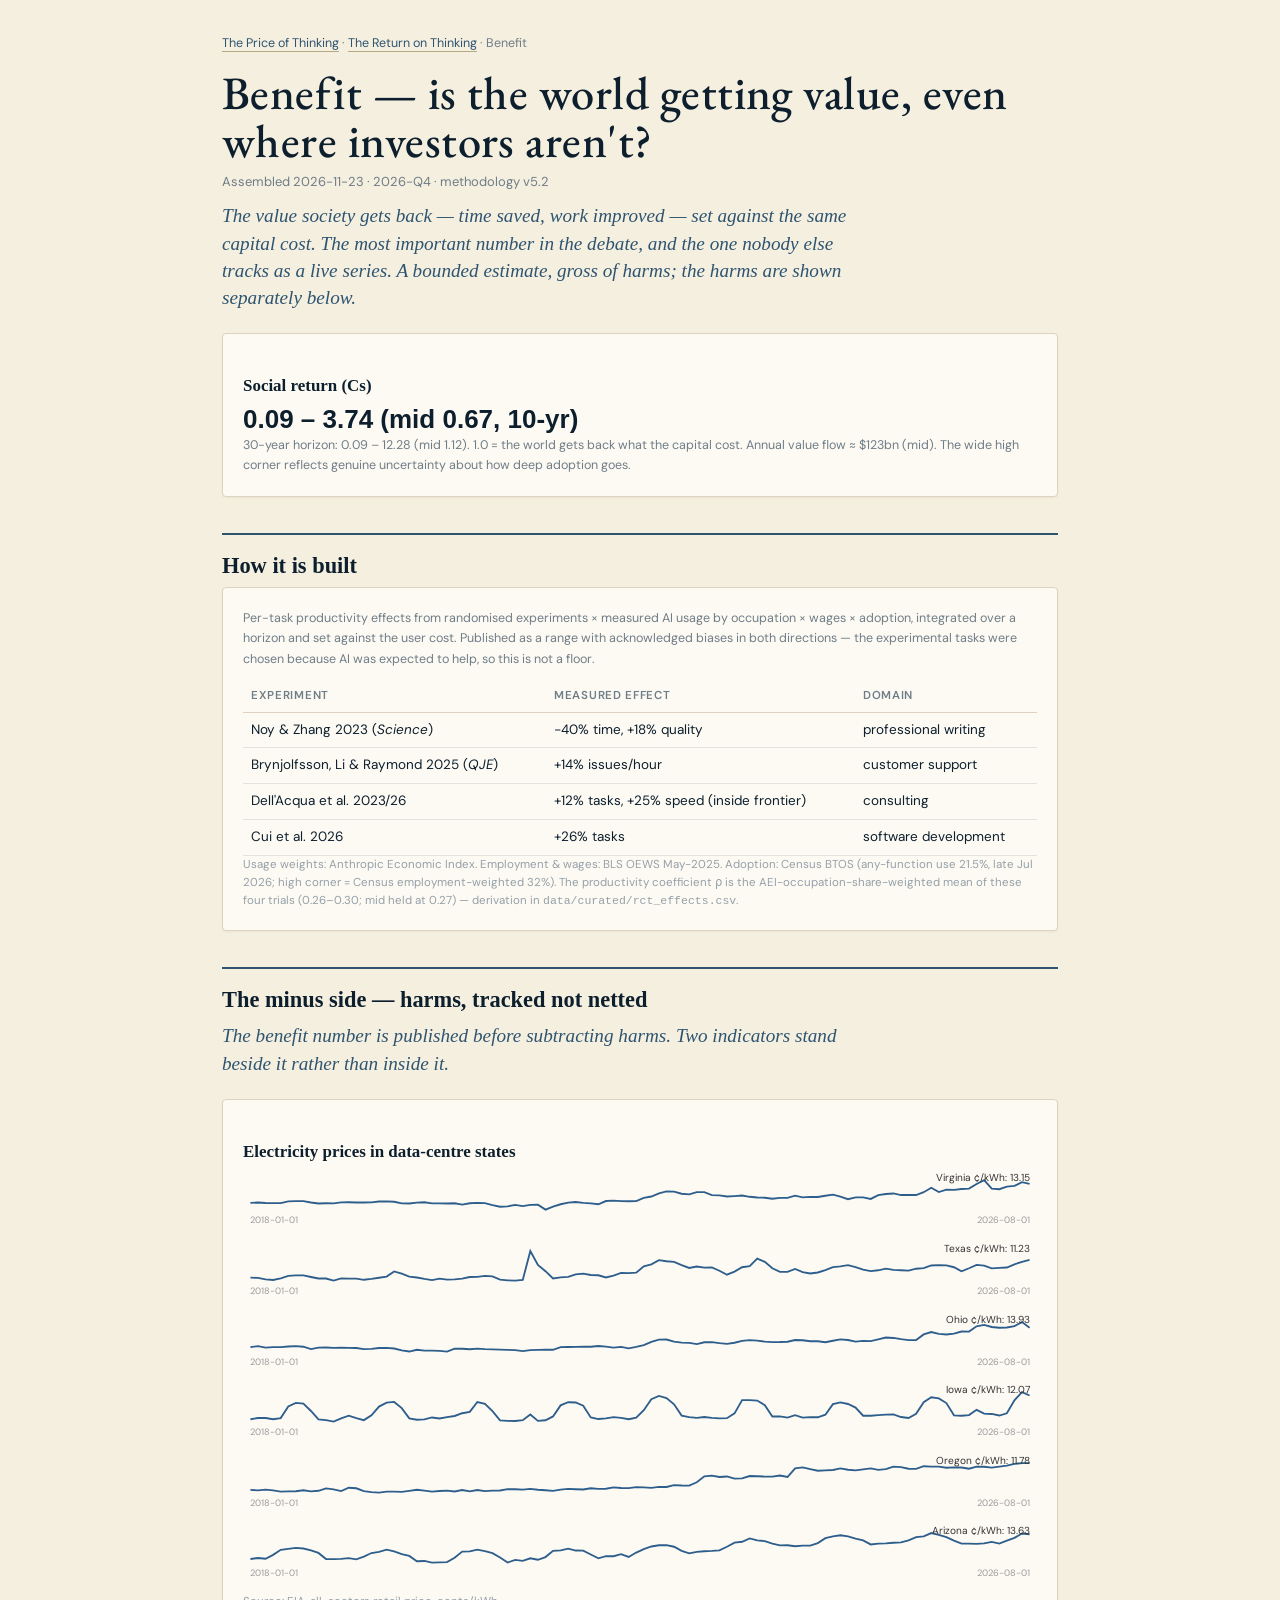
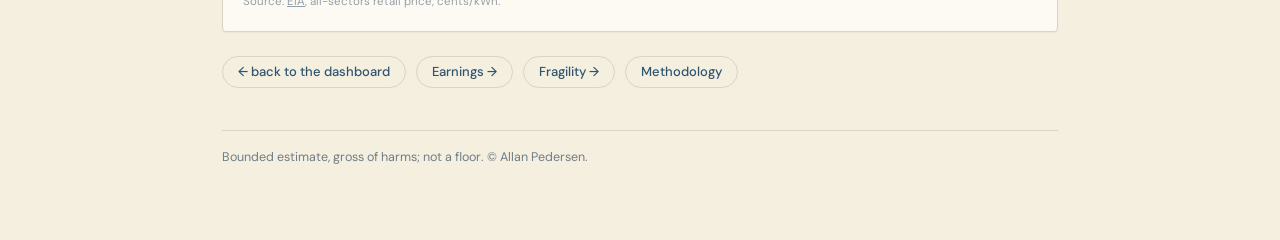
<file: docs/benefit.html>
<!DOCTYPE html><html lang="en"><head><meta charset="utf-8"><meta name="viewport" content="width=device-width,initial-scale=1">
<title>Benefit — The Return on Thinking</title><link rel="stylesheet" href="style.css"></head><body><div class="wrap">
<div class="crumb"><a href="https://priceofthinking.com/">The Price of Thinking</a> · <a href="index.html">The Return on Thinking</a> · Benefit</div>
<h1>Benefit — is the world getting value, even where investors aren't?</h1>
<div class="meta" id="meta">Loading…</div>
<p class="sub">The value society gets back — time saved, work improved — set against the same capital cost. The most important number in the debate, and the one nobody else tracks as a live series. A bounded estimate, gross of harms; the harms are shown separately below.</p>
<div class="panel"><h3>Social return (Cs)</h3>
 <div id="cs" style="font:bold 26px Helvetica,Arial,sans-serif"></div><div class="legend" id="csn"></div></div>
<h2>How it is built</h2>
<div class="panel"><div class="legend">Per-task productivity effects from randomised experiments × measured AI usage by occupation × wages × adoption, integrated over a horizon and set against the user cost. Published as a range with acknowledged biases in both directions — the experimental tasks were chosen because AI was expected to help, so this is not a floor.</div>
<table style="margin-top:10px"><thead><tr><th>Experiment</th><th>Measured effect</th><th>Domain</th></tr></thead><tbody>
<tr><td>Noy &amp; Zhang 2023 (<em>Science</em>)</td><td>−40% time, +18% quality</td><td>professional writing</td></tr>
<tr><td>Brynjolfsson, Li &amp; Raymond 2025 (<em>QJE</em>)</td><td>+14% issues/hour</td><td>customer support</td></tr>
<tr><td>Dell'Acqua et al. 2023/26</td><td>+12% tasks, +25% speed (inside frontier)</td><td>consulting</td></tr>
<tr><td>Cui et al. 2026</td><td>+26% tasks</td><td>software development</td></tr>
</tbody></table>
<div class="src">Usage weights: Anthropic Economic Index. Employment &amp; wages: BLS OEWS May-2025. Adoption: Census BTOS (any-function use 21.5%, late Jul 2026; high corner = Census employment-weighted 32%). The productivity coefficient ρ is the AEI-occupation-share-weighted mean of these four trials (0.26–0.30; mid held at 0.27) — derivation in <code>data/curated/rct_effects.csv</code>.</div></div>
<h2>The minus side — harms, tracked not netted</h2>
<p class="sub">The benefit number is published <em>before</em> subtracting harms. Two indicators stand beside it rather than inside it.</p>
<div class="panel"><h3>Electricity prices in data-centre states</h3><div id="elec"></div>
<div class="src">Source: <a href="https://www.eia.gov/electricity/data.php">EIA</a>, all-sectors retail price, cents/kWh.</div></div>
<div class="nav" style="margin-top:24px"><a href="index.html">← back to the dashboard</a><a href="earnings.html">Earnings →</a><a href="fragility.html">Fragility →</a><a href="methodology.html">Methodology</a></div>
<footer>Bounded estimate, gross of harms; not a floor. © Allan Pedersen.</footer>
</div>
<script src="spark.js"></script><script>
Promise.all([fetch('data/dials.json?t='+Date.now()).then(r=>r.json()),fetch('data/detail.json?t='+Date.now()).then(r=>r.json())]).then(([d,x])=>{
 const cs=d.benefit_cs.cs;
 document.getElementById('meta').innerHTML='Assembled '+d.generated_at+' · '+d.quarter+' · methodology '+(d.methodology_version||'');
 document.getElementById('cs').textContent=cs.low.h10.toFixed(2)+' – '+cs.high.h10.toFixed(2)+'  (mid '+cs.mid.h10.toFixed(2)+', 10-yr)';
 document.getElementById('csn').textContent='30-year horizon: '+cs.low.h30.toFixed(2)+' – '+cs.high.h30.toFixed(2)+' (mid '+cs.mid.h30.toFixed(2)+'). 1.0 = the world gets back what the capital cost. Annual value flow ≈ $'+(cs.mid.annual_flow_usd/1e9).toFixed(0)+'bn (mid). The wide high corner reflects genuine uncertainty about how deep adoption goes.';
 const states={va:'Virginia',tx:'Texas',oh:'Ohio',ia:'Iowa',or:'Oregon',az:'Arizona'};
 document.getElementById('elec').innerHTML=Object.entries(states).map(([k,n])=>x.elec[k]?'<div style="margin-bottom:6px">'+spark(x.elec[k],860,60,n+' ¢/kWh')+'</div>':'').join('');
}).catch(e=>{document.getElementById('meta').textContent='not yet assembled';});
</script></body></html>
</file>
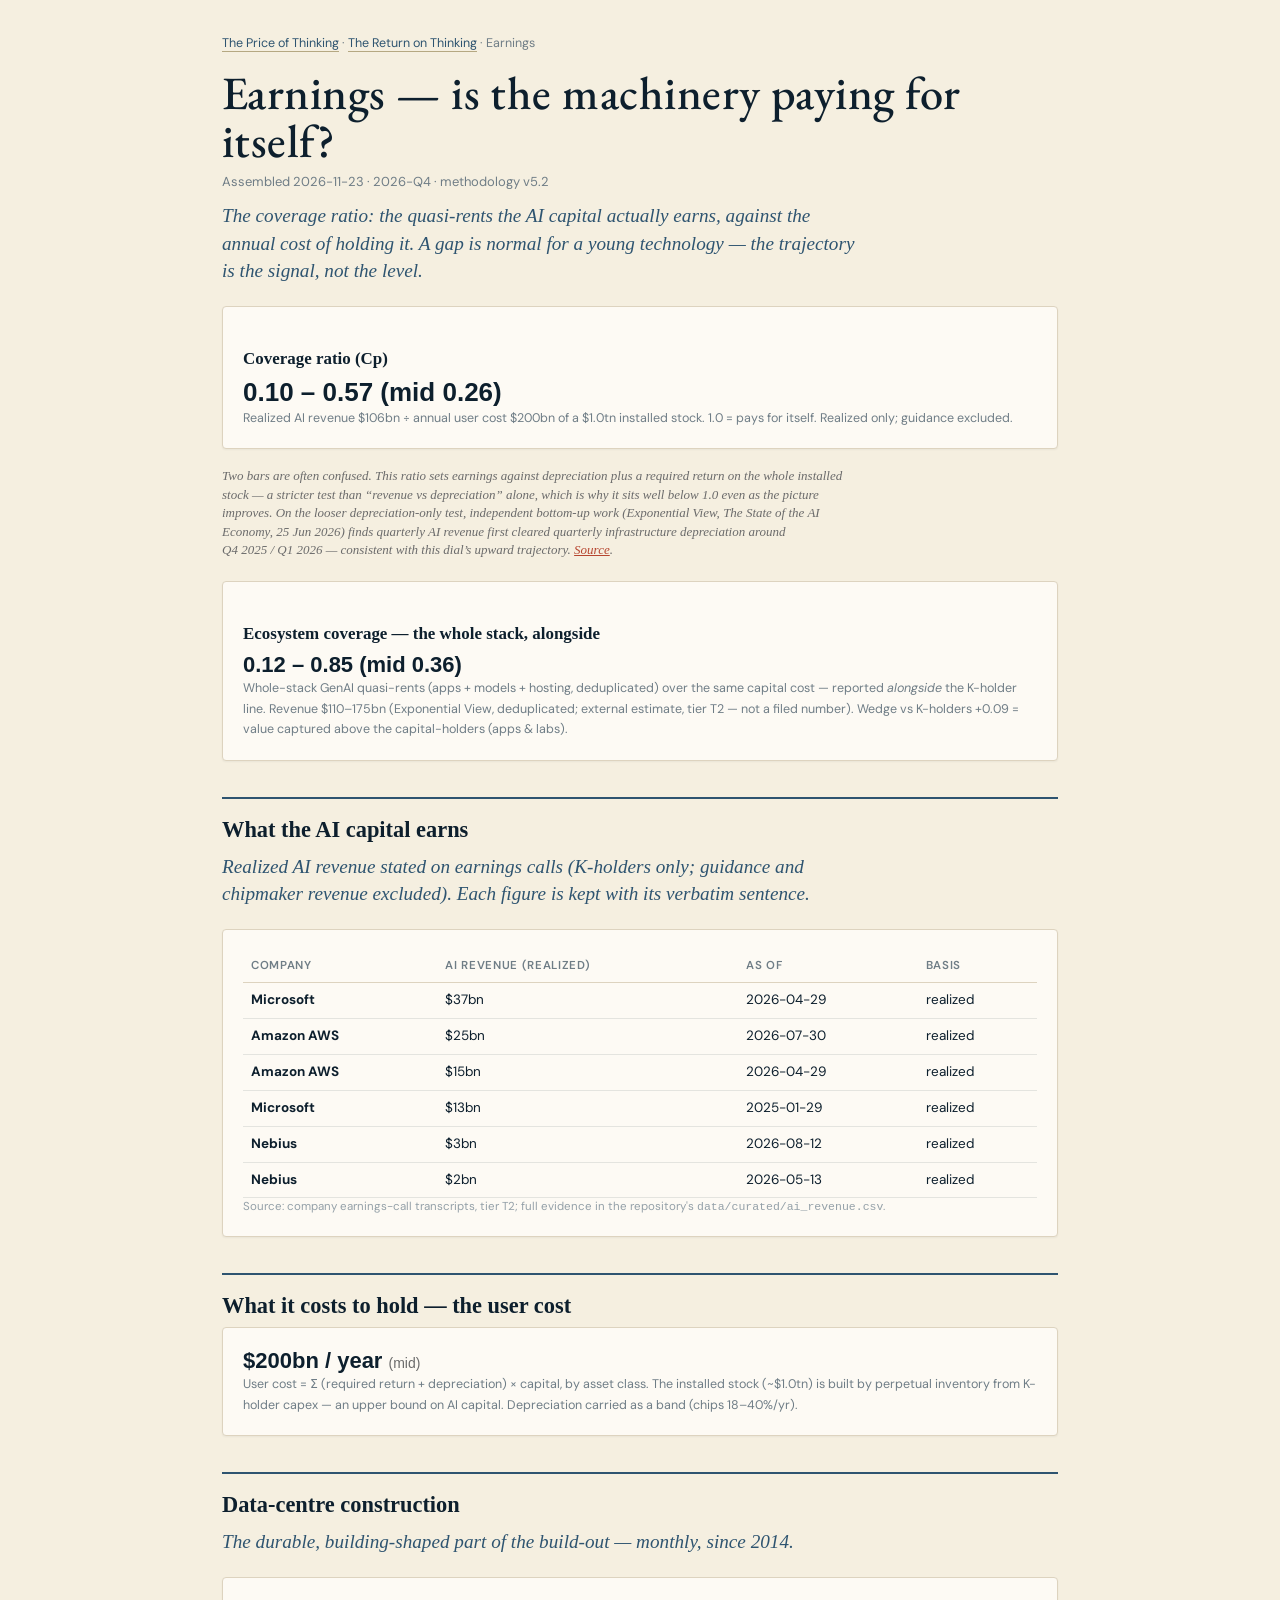
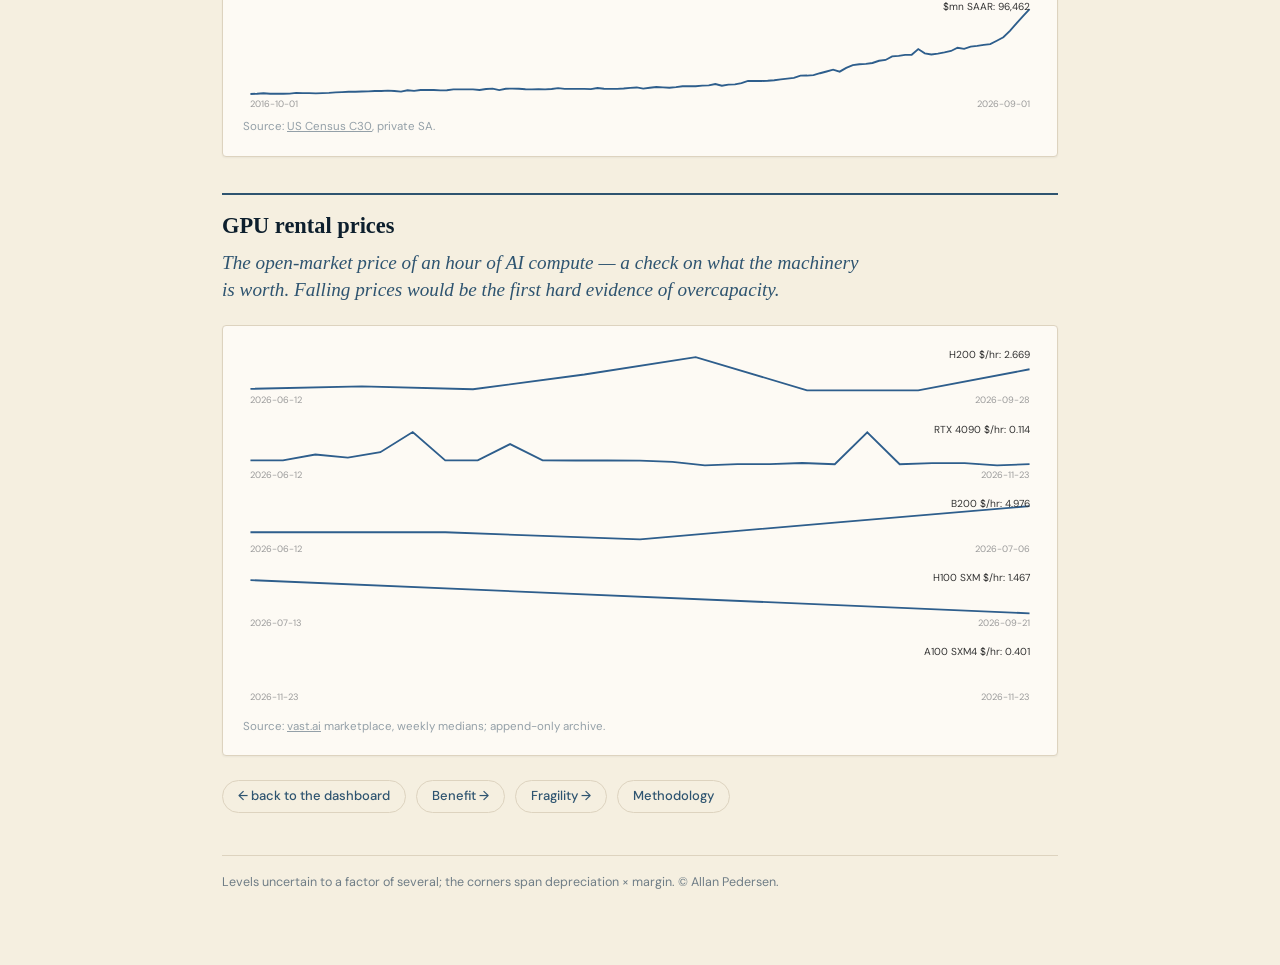
<file: docs/earnings.html>
<!DOCTYPE html><html lang="en"><head><meta charset="utf-8"><meta name="viewport" content="width=device-width,initial-scale=1">
<title>Earnings — The Return on Thinking</title><link rel="stylesheet" href="style.css"></head><body><div class="wrap">
<div class="crumb"><a href="https://priceofthinking.com/">The Price of Thinking</a> · <a href="index.html">The Return on Thinking</a> · Earnings</div>
<h1>Earnings — is the machinery paying for itself?</h1>
<div class="meta" id="meta">Loading…</div>
<p class="sub">The coverage ratio: the quasi-rents the AI capital actually earns, against the annual cost of holding it. A gap is normal for a young technology — the trajectory is the signal, not the level.</p>
<div class="panel"><h3>Coverage ratio (Cp)</h3><div id="cp" style="font:bold 26px Helvetica,Arial,sans-serif"></div><div class="legend" id="cpn"></div></div>
<p class="sub" style="font-size:13px;color:#6b6b6b">Two bars are often confused. This ratio sets earnings against depreciation <em>plus a required return on the whole installed stock</em> — a stricter test than &ldquo;revenue vs depreciation&rdquo; alone, which is why it sits well below 1.0 even as the picture improves. On the looser depreciation-only test, independent bottom-up work (Exponential View, <em>The State of the AI Economy</em>, 25&nbsp;Jun&nbsp;2026) finds quarterly AI revenue first cleared quarterly infrastructure depreciation around Q4&nbsp;2025&nbsp;/&nbsp;Q1&nbsp;2026 — consistent with this dial&rsquo;s upward trajectory. <a href="https://intelligence.exponentialview.co/">Source</a>.</p>
<div class="panel" id="ecopanel" style="display:none"><h3>Ecosystem coverage — the whole stack, alongside</h3><div id="cpeco" style="font:bold 22px Helvetica,Arial,sans-serif"></div><div class="legend" id="econ"></div></div>
<h2>What the AI capital earns</h2>
<p class="sub">Realized AI revenue stated on earnings calls (K-holders only; guidance and chipmaker revenue excluded). Each figure is kept with its verbatim sentence.</p>
<div class="panel"><table id="rev"><thead><tr><th>Company</th><th>AI revenue (realized)</th><th>As of</th><th>Basis</th></tr></thead><tbody></tbody></table>
<div class="src">Source: company earnings-call transcripts, tier T2; full evidence in the repository's <code>data/curated/ai_revenue.csv</code>.</div></div>
<h2>What it costs to hold — the user cost</h2>
<div class="panel" id="ucpanel"></div>
<h2>Data-centre construction</h2>
<p class="sub">The durable, building-shaped part of the build-out — monthly, since 2014.</p>
<div class="panel"><div id="constr"></div><div class="src">Source: <a href="https://www.census.gov/construction/c30/c30index.html">US Census C30</a>, private SA.</div></div>
<h2>GPU rental prices</h2>
<p class="sub">The open-market price of an hour of AI compute — a check on what the machinery is worth. Falling prices would be the first hard evidence of overcapacity.</p>
<div class="panel"><div id="gpu"></div><div class="src">Source: <a href="https://vast.ai/">vast.ai</a> marketplace, weekly medians; append-only archive.</div></div>
<div class="nav" style="margin-top:24px"><a href="index.html">← back to the dashboard</a><a href="benefit.html">Benefit →</a><a href="fragility.html">Fragility →</a><a href="methodology.html">Methodology</a></div>
<footer>Levels uncertain to a factor of several; the corners span depreciation × margin. © Allan Pedersen.</footer>
</div>
<script src="spark.js"></script><script>
Promise.all([fetch('data/dials.json?t='+Date.now()).then(r=>r.json()),fetch('data/detail.json?t='+Date.now()).then(r=>r.json())]).then(([d,x])=>{
 const cp=d.earnings_cp;
 document.getElementById('meta').innerHTML='Assembled '+d.generated_at+' · '+d.quarter+' · methodology '+(d.methodology_version||'v5');
 document.getElementById('cp').textContent=cp.cp_low.toFixed(2)+' – '+cp.cp_high.toFixed(2)+'  (mid '+cp.cp_mid.toFixed(2)+')';
 document.getElementById('cpn').textContent='Realized AI revenue $'+(cp.realized_ai_revenue_usd/1e9).toFixed(0)+'bn ÷ annual user cost $'+(cp.user_cost_mid_usd/1e9).toFixed(0)+'bn of a $'+(cp.K_total_mid_usd/1e12).toFixed(1)+'tn installed stock. 1.0 = pays for itself. Realized only; guidance excluded.';
 const eco=d.earnings_cp_ecosystem;
 if(eco&&eco.cp_eco_mid!=null){document.getElementById('ecopanel').style.display='';
  document.getElementById('cpeco').textContent=eco.cp_eco_low.toFixed(2)+' \u2013 '+eco.cp_eco_high.toFixed(2)+'  (mid '+eco.cp_eco_mid.toFixed(2)+')';
  document.getElementById('econ').innerHTML='Whole-stack GenAI quasi-rents (apps + models + hosting, deduplicated) over the same capital cost \u2014 reported <em>alongside</em> the K-holder line. Revenue $'+(eco.ecosystem_revenue_low_usd/1e9).toFixed(0)+'\u2013'+(eco.ecosystem_revenue_high_usd/1e9).toFixed(0)+'bn (Exponential View, deduplicated; external estimate, tier T2 \u2014 not a filed number). Wedge vs K-holders +'+eco.wedge_mid.toFixed(2)+' = value captured above the capital-holders (apps &amp; labs).';}
 const tb=document.querySelector('#rev tbody');
 x.ai_revenue.filter(r=>r.basis==='realized'&&r.metric==='ai_arr').sort((a,b)=>b.value_usd_low-a.value_usd_low).forEach(r=>{
  tb.insertAdjacentHTML('beforeend','<tr><td><strong>'+r.entity+'</strong></td><td>$'+(r.value_usd_low/1e9).toFixed(0)+'bn</td><td>'+r.call_date+'</td><td>'+r.basis+'</td></tr>');});
 document.getElementById('ucpanel').innerHTML='<div style="font:bold 22px Helvetica,Arial,sans-serif">$'+(cp.user_cost_mid_usd/1e9).toFixed(0)+'bn / year <span style="font-weight:normal;font-size:14px;color:#6b6b6b">(mid)</span></div>'
  +'<div class="legend">User cost = Σ (required return + depreciation) × capital, by asset class. The installed stock (~$'+(cp.K_total_mid_usd/1e12).toFixed(1)+'tn) is built by perpetual inventory from K-holder capex — an upper bound on AI capital. Depreciation carried as a band (chips 18–40%/yr).</div>';
 document.getElementById('constr').innerHTML=spark(x.construction,860,120,'$mn SAAR');
 if(x.gpu_rental){const by={};x.gpu_rental.forEach(p=>{(by[p.gpu_model]=by[p.gpu_model]||[]).push(p)});
  document.getElementById('gpu').innerHTML=Object.entries(by).map(([m,pts])=>'<div style="margin-bottom:6px">'+spark(pts,860,64,m+' $/hr')+'</div>').join('');}
}).catch(e=>{document.getElementById('meta').textContent='not yet assembled';});
</script></body></html>
</file>
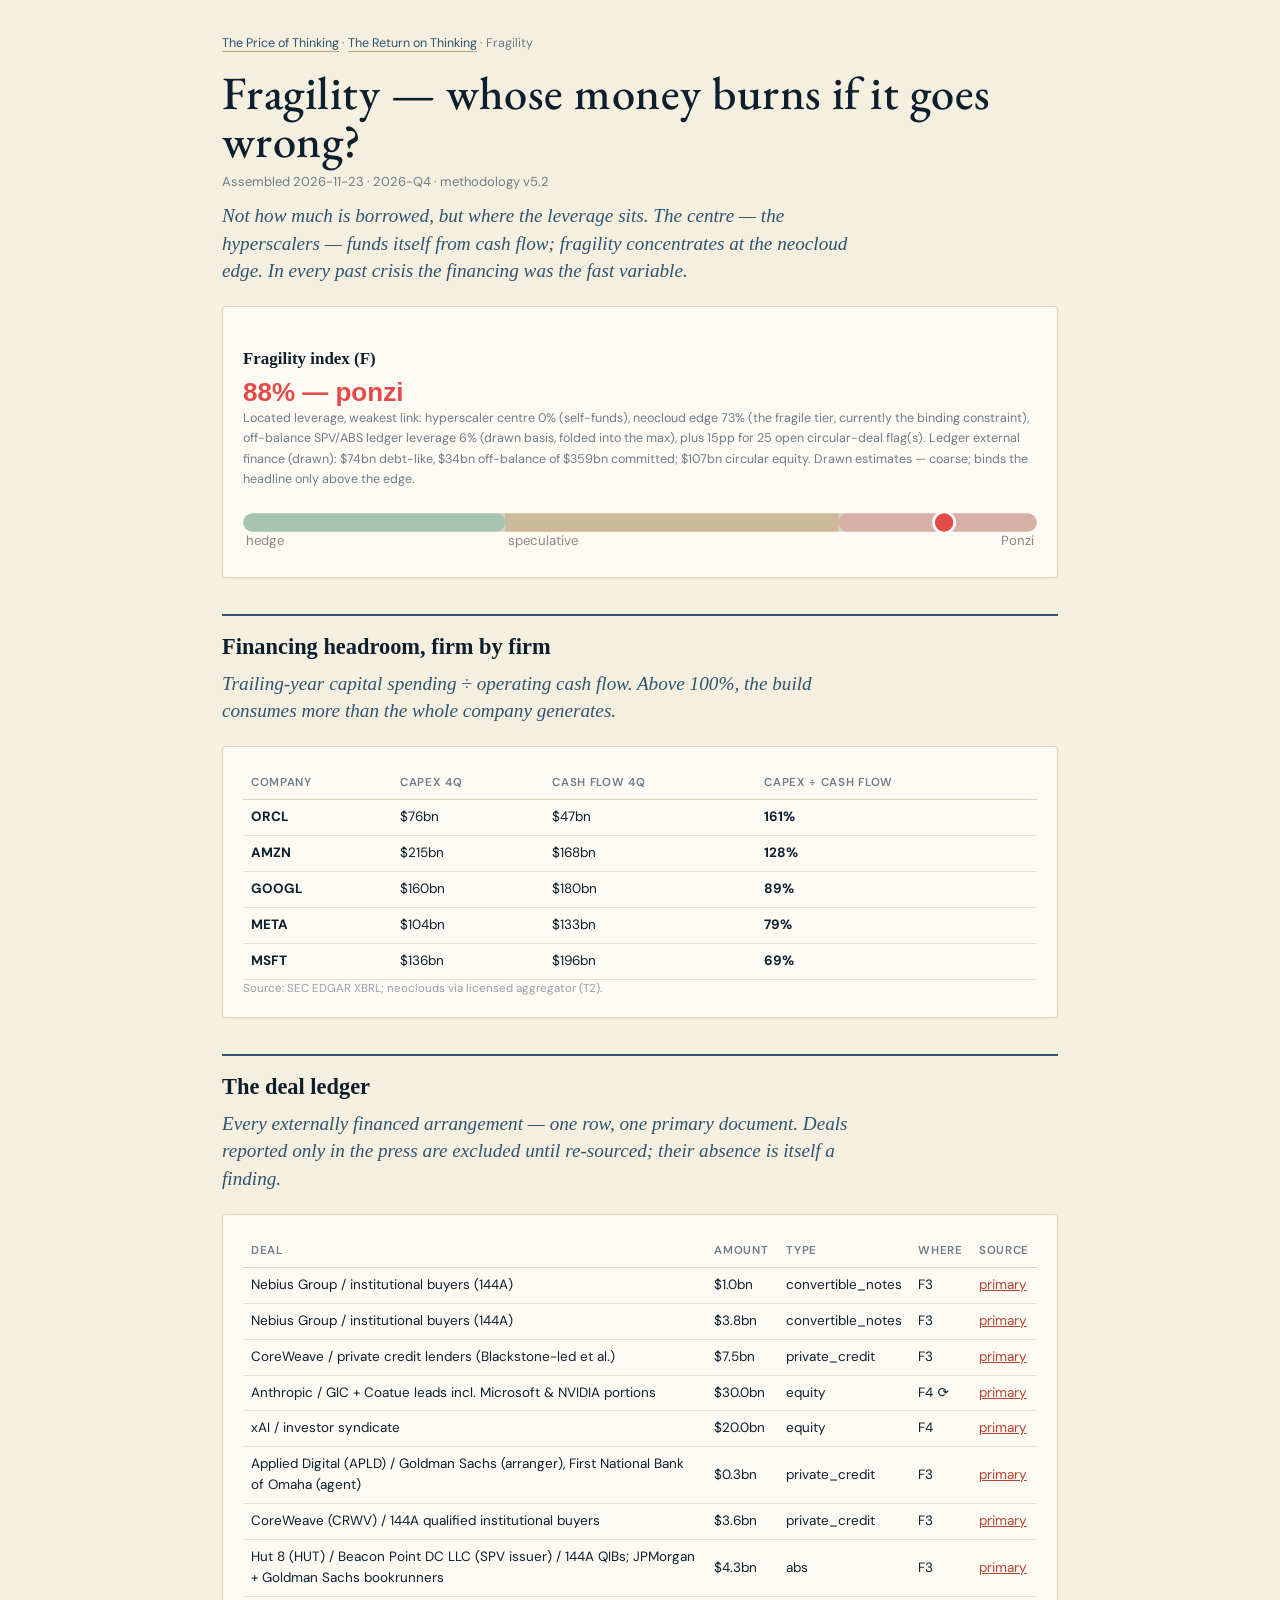
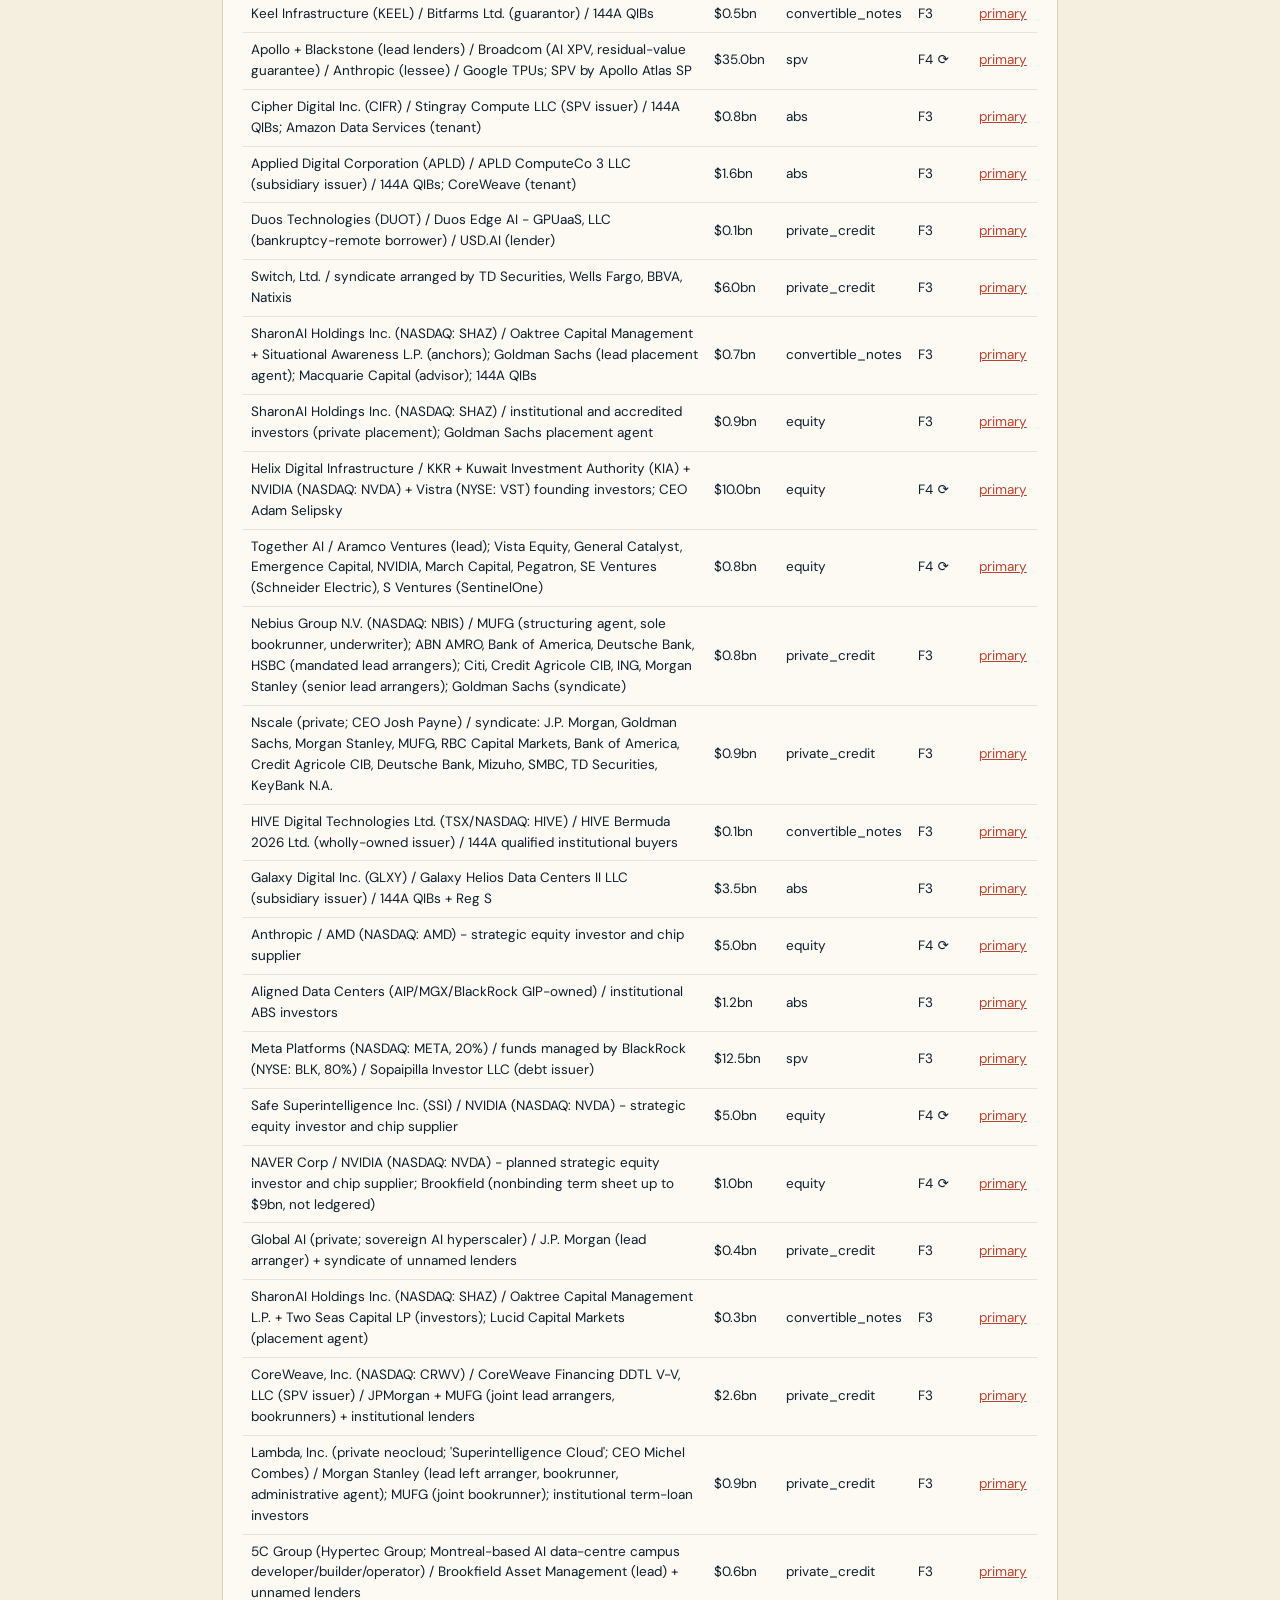
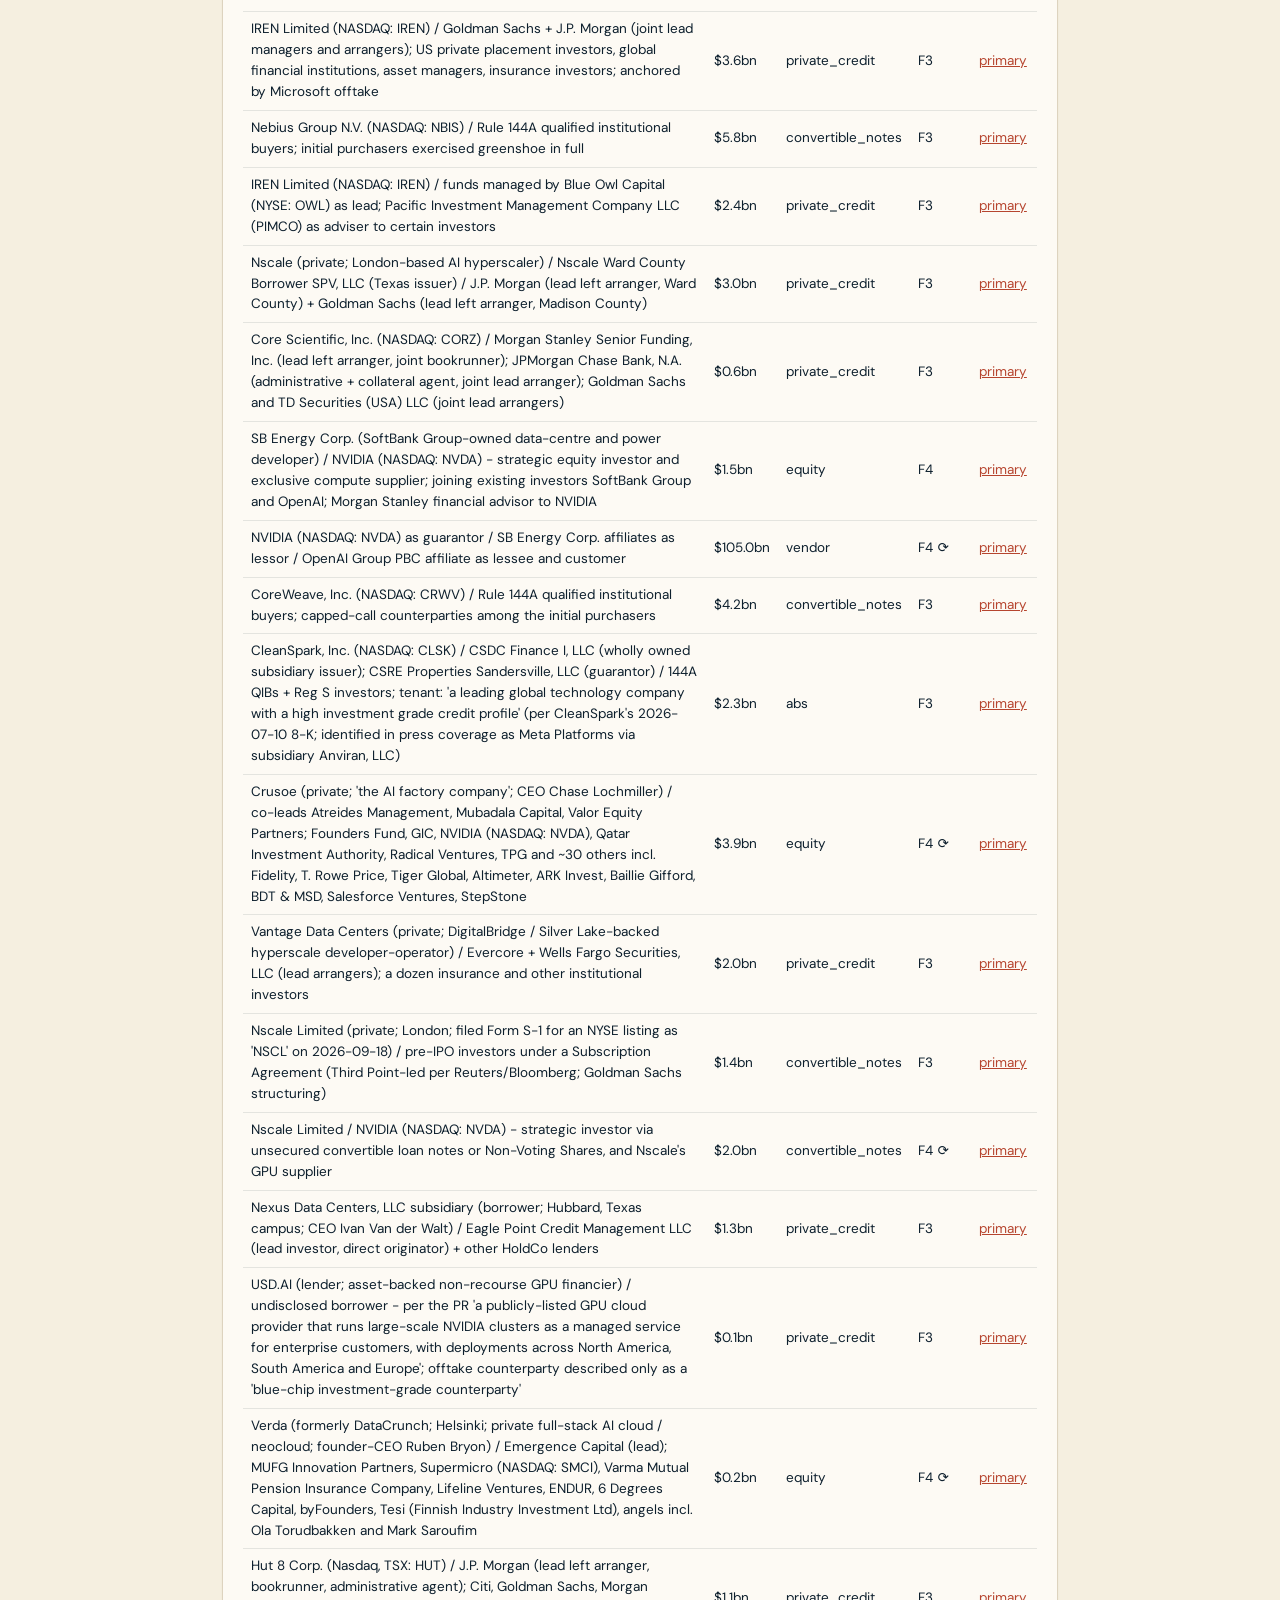
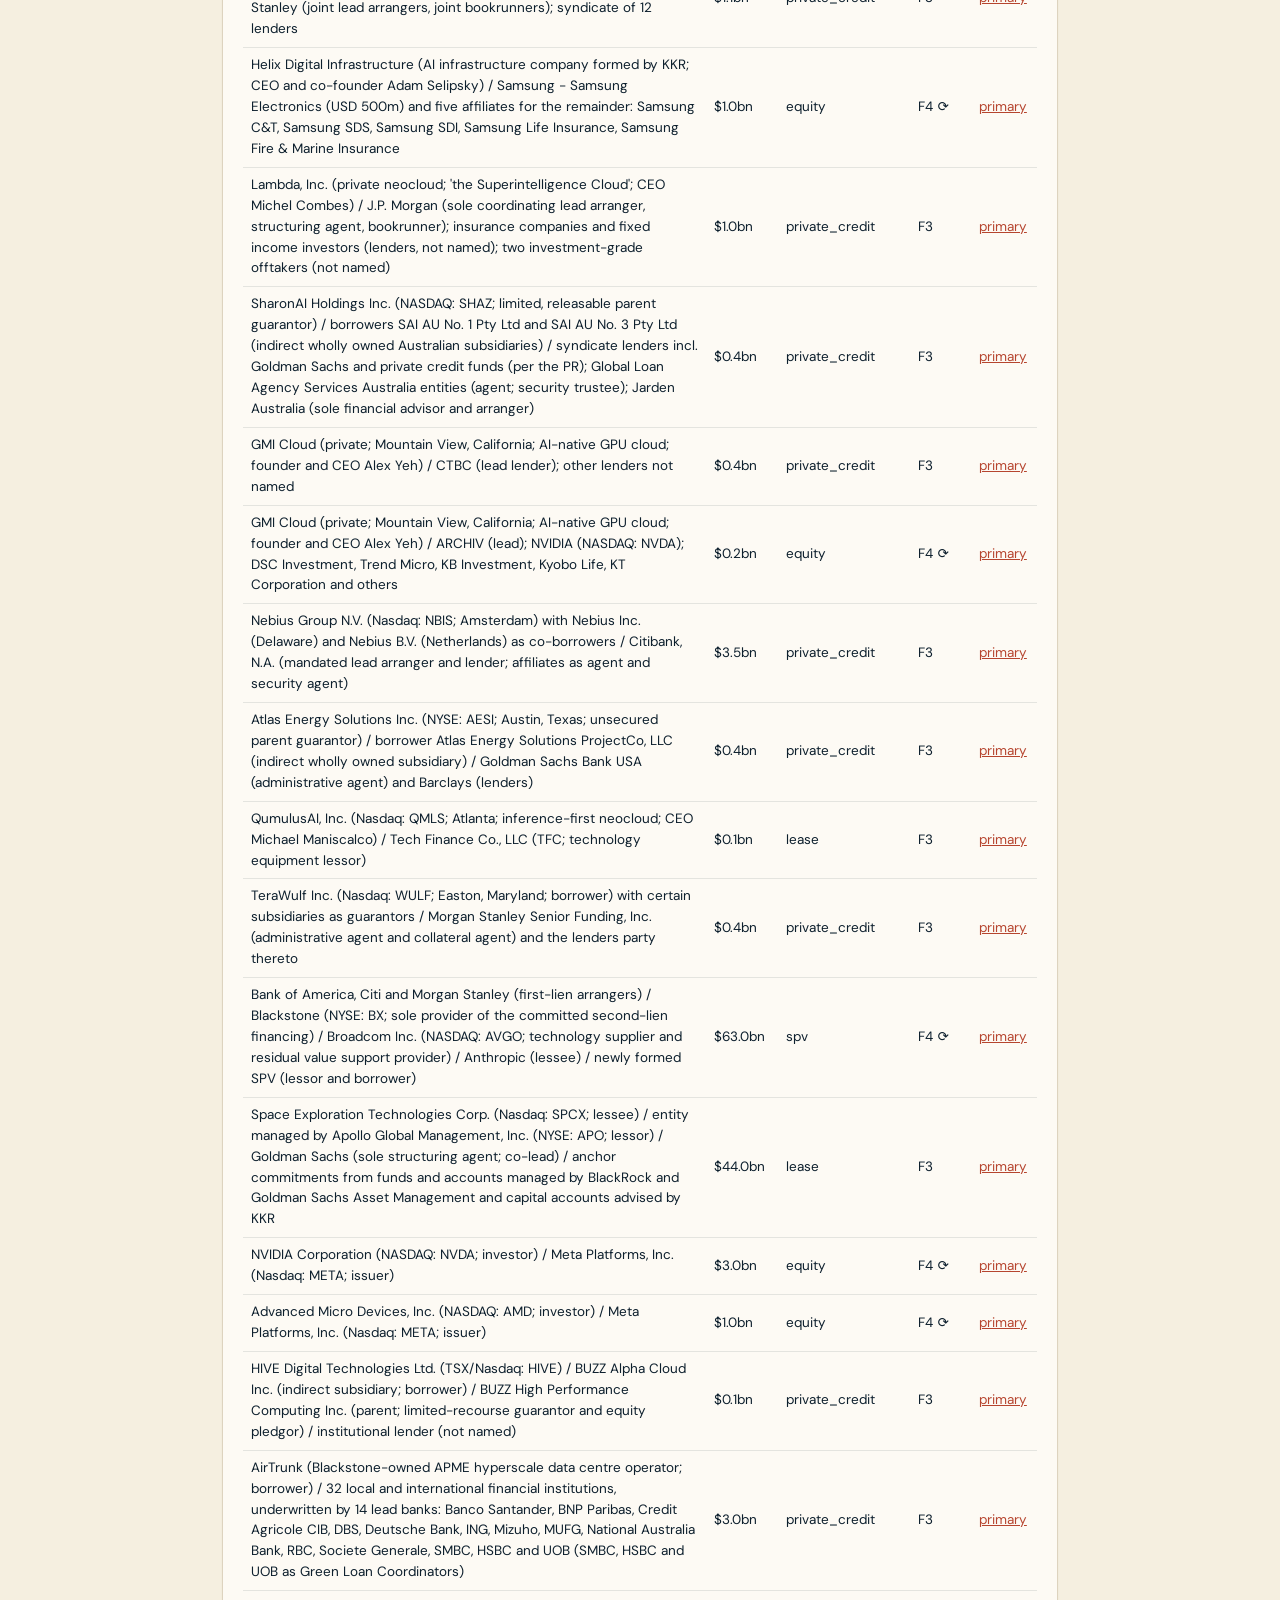
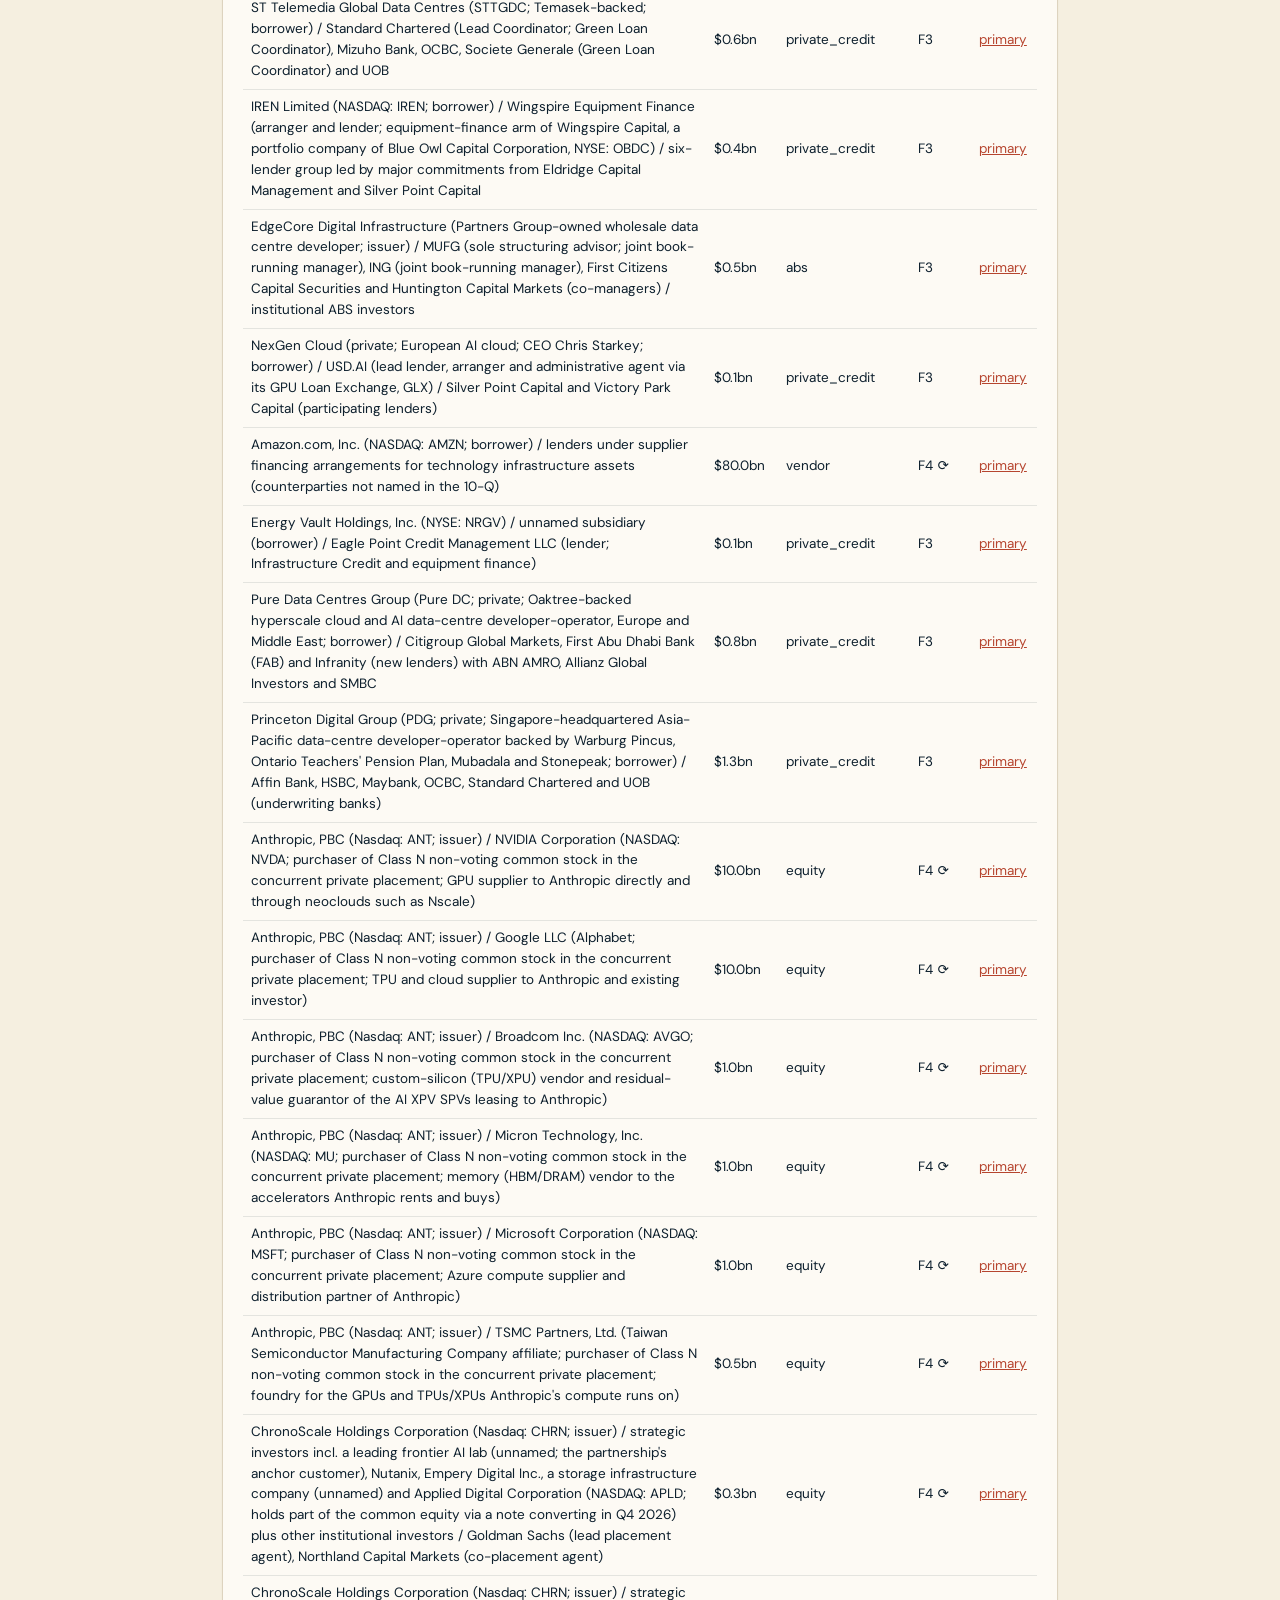
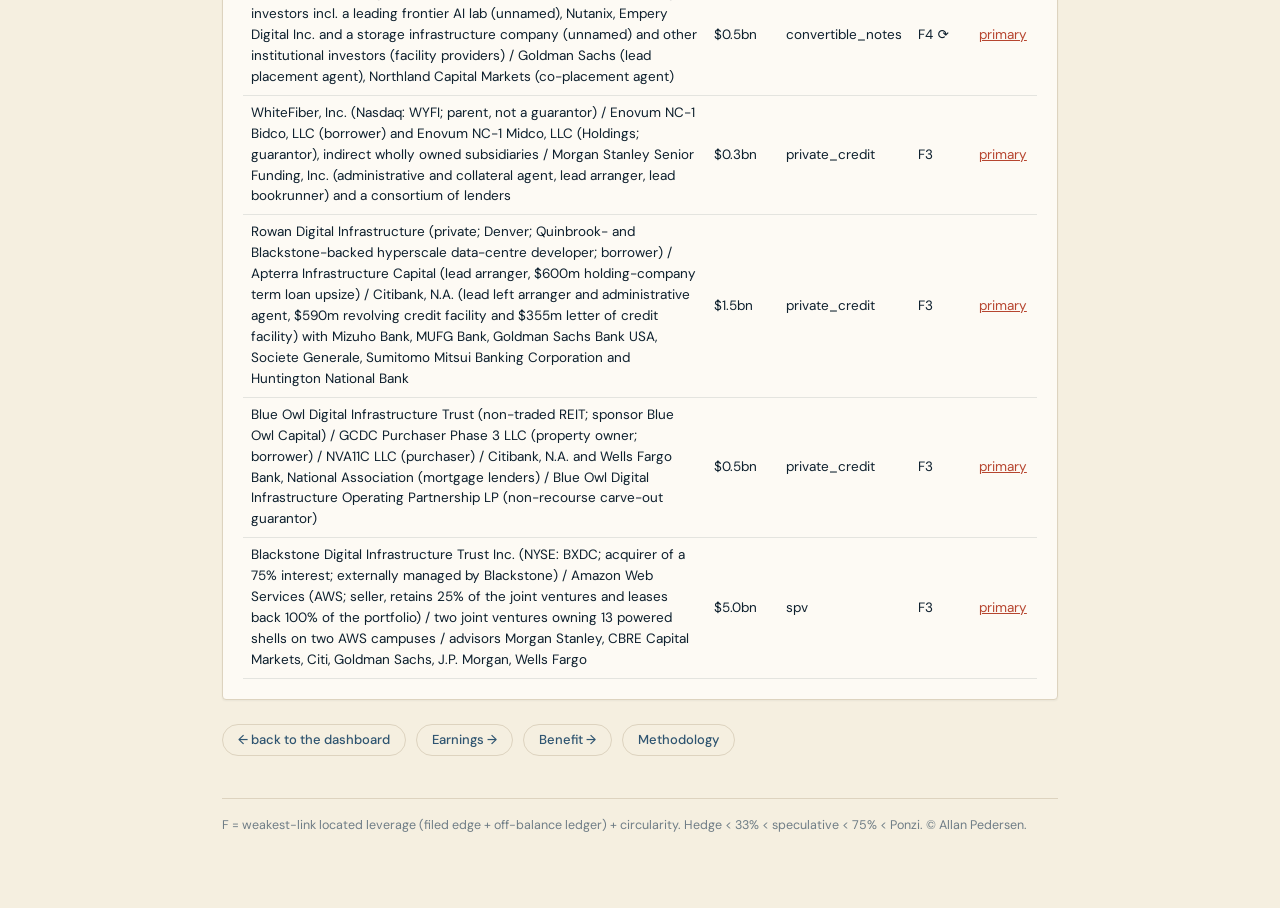
<file: docs/fragility.html>
<!DOCTYPE html><html lang="en"><head><meta charset="utf-8"><meta name="viewport" content="width=device-width,initial-scale=1">
<title>Fragility — The Return on Thinking</title><link rel="stylesheet" href="style.css"></head><body><div class="wrap">
<div class="crumb"><a href="https://priceofthinking.com/">The Price of Thinking</a> · <a href="index.html">The Return on Thinking</a> · Fragility</div>
<h1>Fragility — whose money burns if it goes wrong?</h1>
<div class="meta" id="meta">Loading…</div>
<p class="sub">Not how much is borrowed, but <em>where</em> the leverage sits. The centre — the hyperscalers — funds itself from cash flow; fragility concentrates at the neocloud edge. In every past crisis the financing was the fast variable.</p>
<div class="panel"><h3>Fragility index (F)</h3><div id="f" style="font:bold 26px Helvetica,Arial,sans-serif"></div><div class="legend" id="fn"></div>
<div id="fbar" style="margin-top:10px"></div></div>
<h2>Financing headroom, firm by firm</h2>
<p class="sub">Trailing-year capital spending ÷ operating cash flow. Above 100%, the build consumes more than the whole company generates.</p>
<div class="panel"><table id="f1"><thead><tr><th>Company</th><th>Capex 4q</th><th>Cash flow 4q</th><th>Capex ÷ cash flow</th></tr></thead><tbody></tbody></table>
<div class="src">Source: SEC EDGAR XBRL; neoclouds via licensed aggregator (T2).</div></div>
<h2>The deal ledger</h2>
<p class="sub">Every externally financed arrangement — one row, one primary document. Deals reported only in the press are excluded until re-sourced; their absence is itself a finding.</p>
<div class="panel"><table id="ledger"><thead><tr><th>Deal</th><th>Amount</th><th>Type</th><th>Where</th><th>Source</th></tr></thead><tbody></tbody></table></div>
<div class="nav" style="margin-top:24px"><a href="index.html">← back to the dashboard</a><a href="earnings.html">Earnings →</a><a href="benefit.html">Benefit →</a><a href="methodology.html">Methodology</a></div>
<footer>F = weakest-link located leverage (filed edge + off-balance ledger) + circularity. Hedge &lt; 33% &lt; speculative &lt; 75% &lt; Ponzi. © Allan Pedersen.</footer>
</div>
<script>
Promise.all([fetch('data/dials.json?t='+Date.now()).then(r=>r.json()),fetch('data/ticker.json?t='+Date.now()).then(r=>r.json()),fetch('data/detail.json?t='+Date.now()).then(r=>r.json())]).then(([d,t,x])=>{
 const f=d.fragility_f, c=f.components;
 document.getElementById('meta').innerHTML='Assembled '+d.generated_at+' · '+d.quarter+' · methodology '+(d.methodology_version||'v5');
 document.getElementById('f').innerHTML='<span style="color:'+f.color+'">'+Math.round(f.F*100)+'% — '+f.stage+'</span>';
 document.getElementById('fn').innerHTML='Located leverage, weakest link: hyperscaler centre '+Math.round(c.centre_external_share*100)+'% (self-funds), neocloud edge '+Math.round(c.edge_external_share*100)+'% (the fragile tier, currently the binding constraint), off-balance SPV/ABS ledger leverage '+Math.round(c.off_balance_ledger_intensity*100)+'% (drawn basis, folded into the max), plus '+Math.round(c.circularity_bonus_applied*100)+'pp for '+c.circularity_flags+' open circular-deal flag(s). Ledger external finance (drawn): $'+(c.ledger_debt_like_usd/1e9).toFixed(0)+'bn debt-like, $'+(c.ledger_off_balance_debt_usd/1e9).toFixed(0)+'bn off-balance of $'+(c.ledger_off_balance_committed_usd/1e9).toFixed(0)+'bn committed; $'+(c.ledger_equity_usd/1e9).toFixed(0)+'bn circular equity. Drawn estimates \u2014 coarse; binds the headline only above the edge.';
 document.getElementById('fbar').innerHTML='<svg viewBox="0 0 600 36" width="100%"><rect x="0" y="10" width="600" height="14" rx="7" fill="#D3D1C7"/><rect x="0" y="10" width="'+(600*0.33)+'" height="14" rx="7" fill="#1D9E75" fill-opacity="0.25"/><rect x="'+(600*0.33)+'" y="10" width="'+(600*0.42)+'" height="14" fill="#BA7517" fill-opacity="0.25"/><rect x="'+(600*0.75)+'" y="10" width="'+(600*0.25)+'" height="14" rx="7" fill="#E24B4A" fill-opacity="0.25"/><circle cx="'+(600*f.F)+'" cy="17" r="8" fill="'+f.color+'" stroke="#fff" stroke-width="2"/><text x="2" y="34" font-size="10" fill="#888">hedge</text><text x="200" y="34" font-size="10" fill="#888">speculative</text><text x="598" y="34" font-size="10" fill="#888" text-anchor="end">Ponzi</text></svg>';
 const tb=document.querySelector('#f1 tbody');
 (t.financing_f1||[]).sort((a,b)=>b.capex_share_of_ocf-a.capex_share_of_ocf).forEach(r=>tb.insertAdjacentHTML('beforeend','<tr><td><strong>'+r.ticker+'</strong></td><td>$'+(r.capex_t4q_usd/1e9).toFixed(0)+'bn</td><td>$'+(r.ocf_t4q_usd/1e9).toFixed(0)+'bn</td><td><strong>'+Math.round(100*r.capex_share_of_ocf)+'%</strong></td></tr>'));
 const lb=document.querySelector('#ledger tbody');
 (x.ledger||[]).forEach(r=>lb.insertAdjacentHTML('beforeend','<tr><td>'+r.parties+'</td><td>$'+(r.amount_usd/1e9).toFixed(1)+'bn</td><td>'+r.instrument+'</td><td>'+r.location_bucket+(r.circularity_flag?' ⟳':'')+'</td><td><a href="'+r.primary_source_url+'">primary</a></td></tr>'));
}).catch(e=>{document.getElementById('meta').textContent='not yet assembled';});
</script></body></html>
</file>
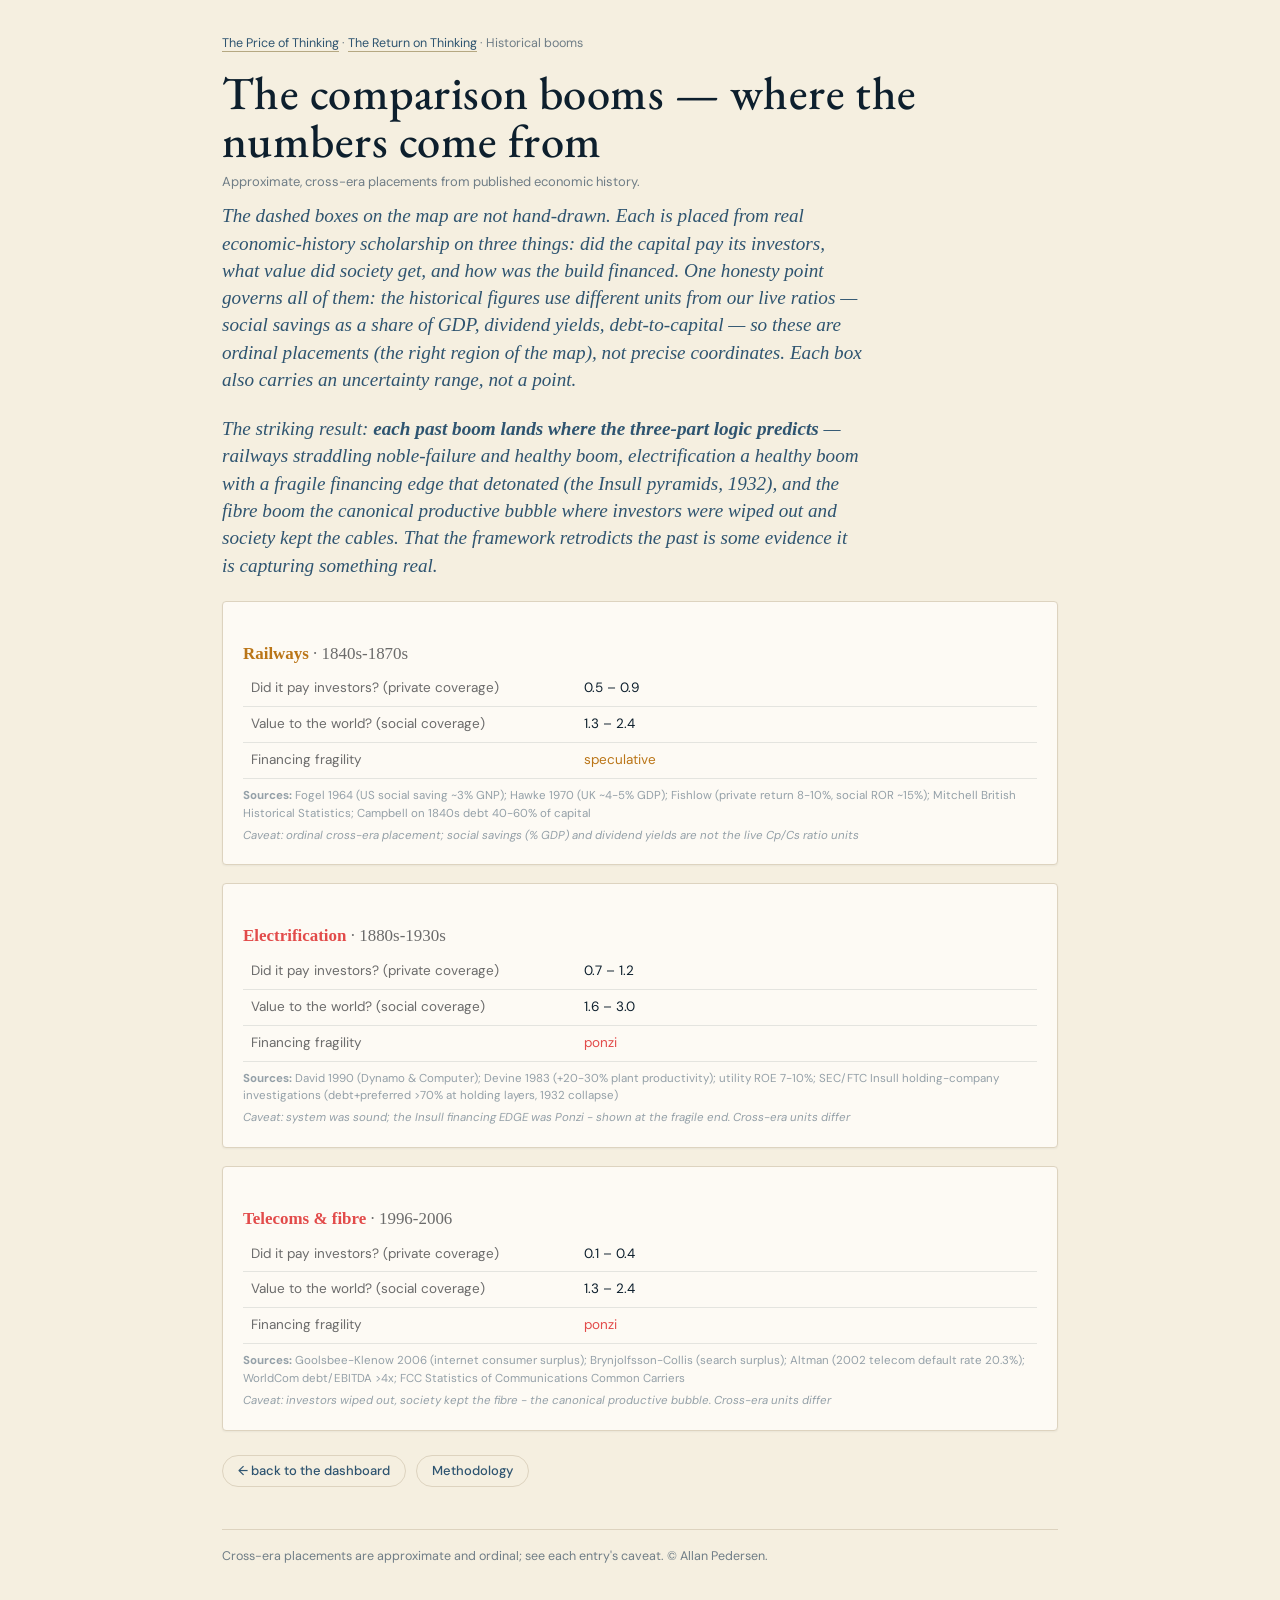
<file: docs/history.html>
<!DOCTYPE html><html lang="en"><head><meta charset="utf-8"><meta name="viewport" content="width=device-width,initial-scale=1">
<title>Historical booms — sources — The Return on Thinking</title><link rel="stylesheet" href="style.css"></head><body><div class="wrap">
<div class="crumb"><a href="https://priceofthinking.com/">The Price of Thinking</a> · <a href="index.html">The Return on Thinking</a> · Historical booms</div>
<h1>The comparison booms — where the numbers come from</h1>
<div class="meta">Approximate, cross-era placements from published economic history.</div>
<p class="sub">The dashed boxes on the map are not hand-drawn. Each is placed from real economic-history scholarship on three things: did the capital pay its investors, what value did society get, and how was the build financed. One honesty point governs all of them: the historical figures use different units from our live ratios — social savings as a share of GDP, dividend yields, debt-to-capital — so these are <em>ordinal</em> placements (the right region of the map), not precise coordinates. Each box also carries an uncertainty range, not a point.</p>
<p class="sub">The striking result: <strong>each past boom lands where the three-part logic predicts</strong> — railways straddling noble-failure and healthy boom, electrification a healthy boom with a fragile financing edge that detonated (the Insull pyramids, 1932), and the fibre boom the canonical productive bubble where investors were wiped out and society kept the cables. That the framework retrodicts the past is some evidence it is capturing something real.</p>
<div id="booms"></div>
<div class="nav" style="margin-top:24px"><a href="index.html">← back to the dashboard</a><a href="methodology.html">Methodology</a></div>
<footer>Cross-era placements are approximate and ordinal; see each entry's caveat. © Allan Pedersen.</footer>
</div>
<script>
fetch('data/map.json?t='+Date.now()).then(r=>r.json()).then(m=>{
 document.getElementById('booms').innerHTML=(m.historical_booms||[]).map(b=>
  '<div class="panel"><h3 style="color:'+b.color+'">'+b.name+' <span style="font-weight:normal;color:#6b6b6b">· '+b.era+'</span></h3>'
  +'<table><tr><td style="color:#6b6b6b;width:42%">Did it pay investors? (private coverage)</td><td>'+b.cp[0].toFixed(1)+' – '+b.cp[1].toFixed(1)+'</td></tr>'
  +'<tr><td style="color:#6b6b6b">Value to the world? (social coverage)</td><td>'+b.cs[0].toFixed(1)+' – '+b.cs[1].toFixed(1)+'</td></tr>'
  +'<tr><td style="color:#6b6b6b">Financing fragility</td><td style="color:'+b.color+'">'+b.stage+'</td></tr></table>'
  +'<div class="src" style="margin-top:8px"><strong>Sources:</strong> '+b.citation+'</div>'
  +'<div class="src" style="margin-top:4px;font-style:italic">Caveat: '+b.caveat+'</div></div>').join('');
}).catch(e=>{document.getElementById('booms').innerHTML='<p class="sub">not yet assembled</p>';});
</script></body></html>
</file>
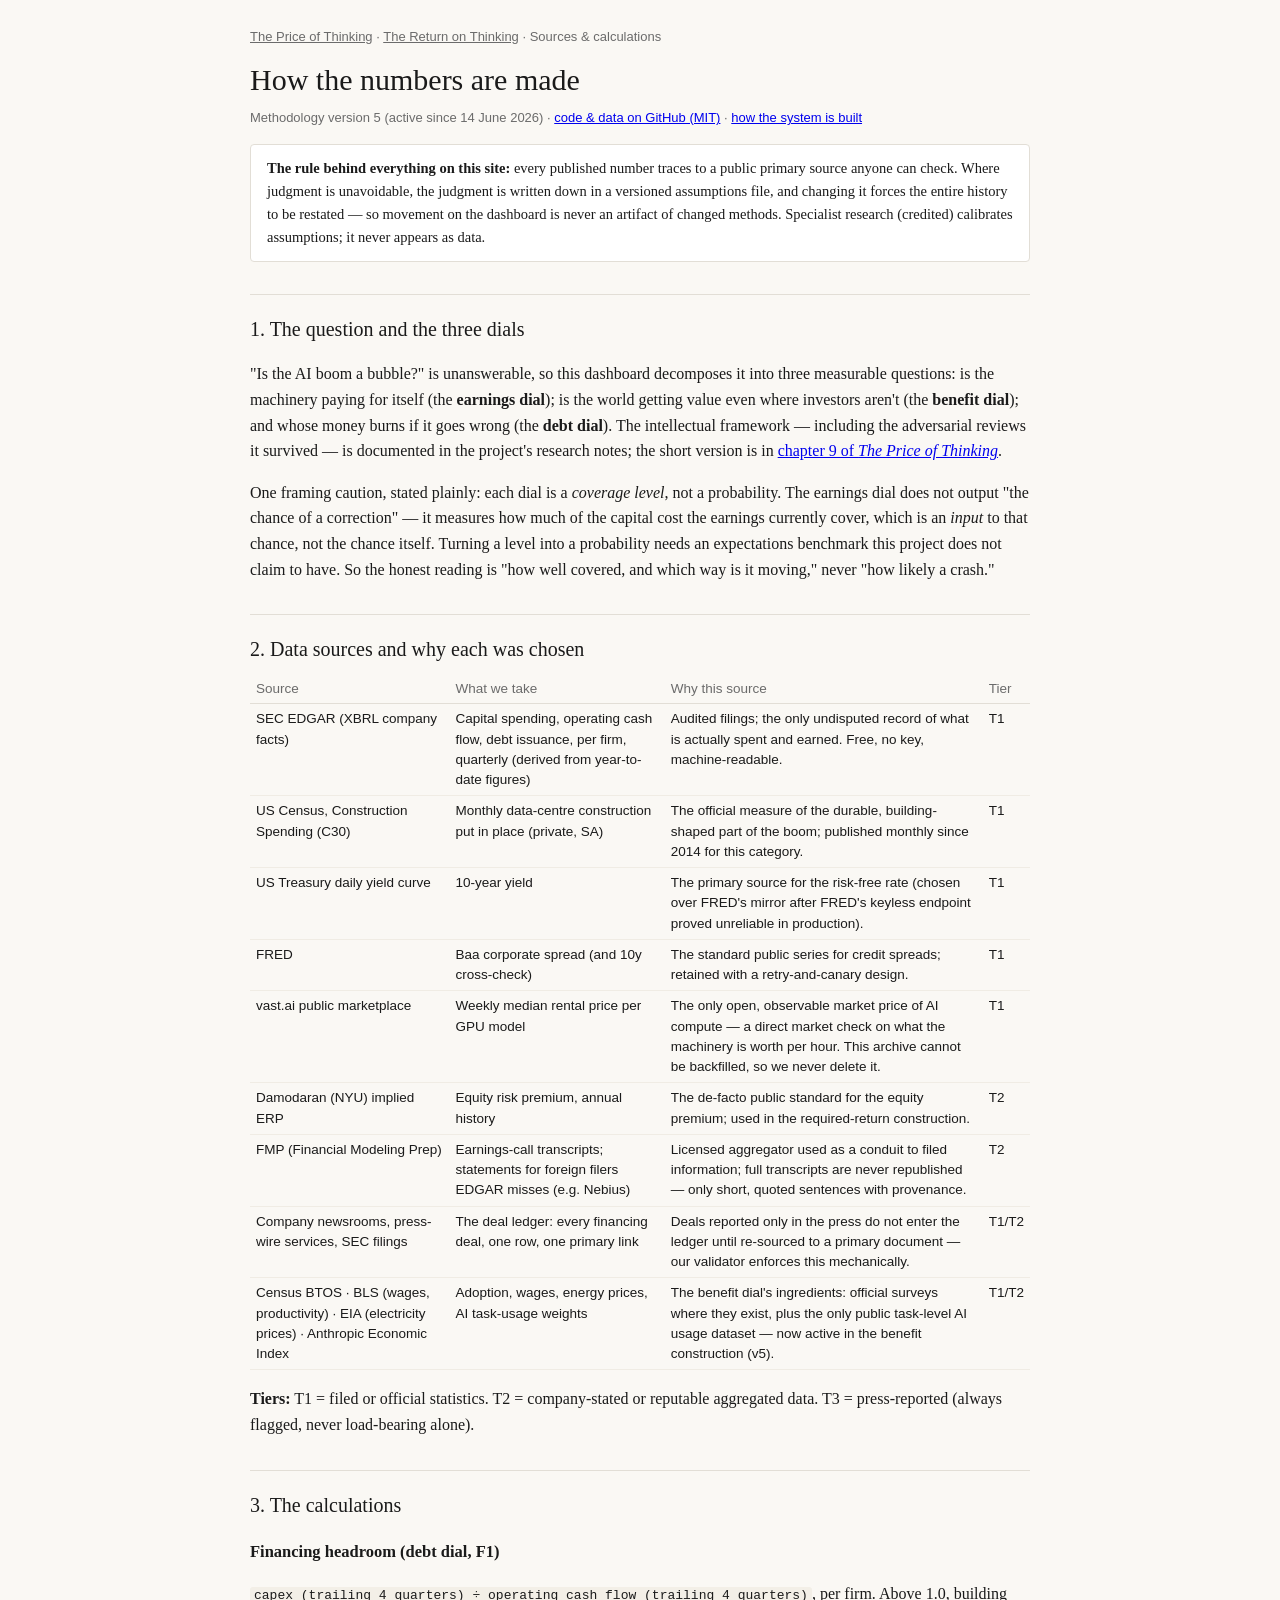
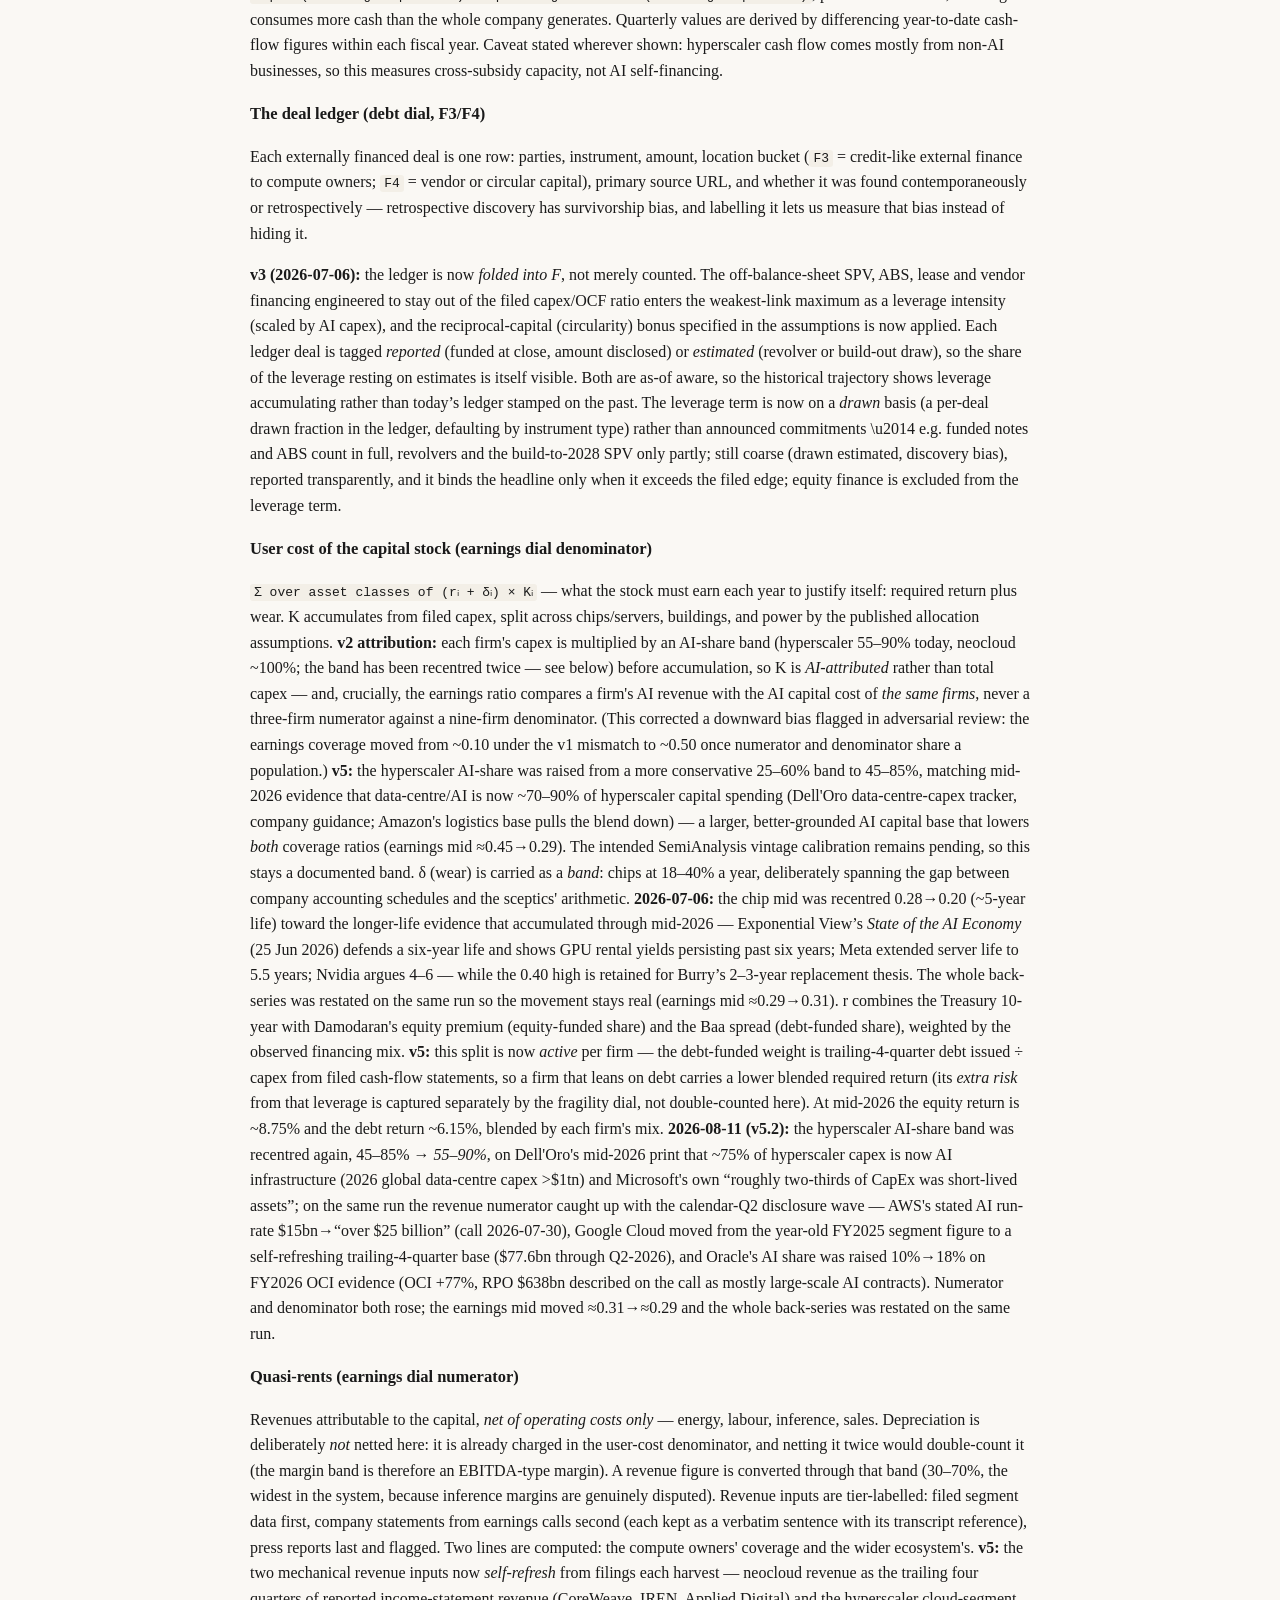
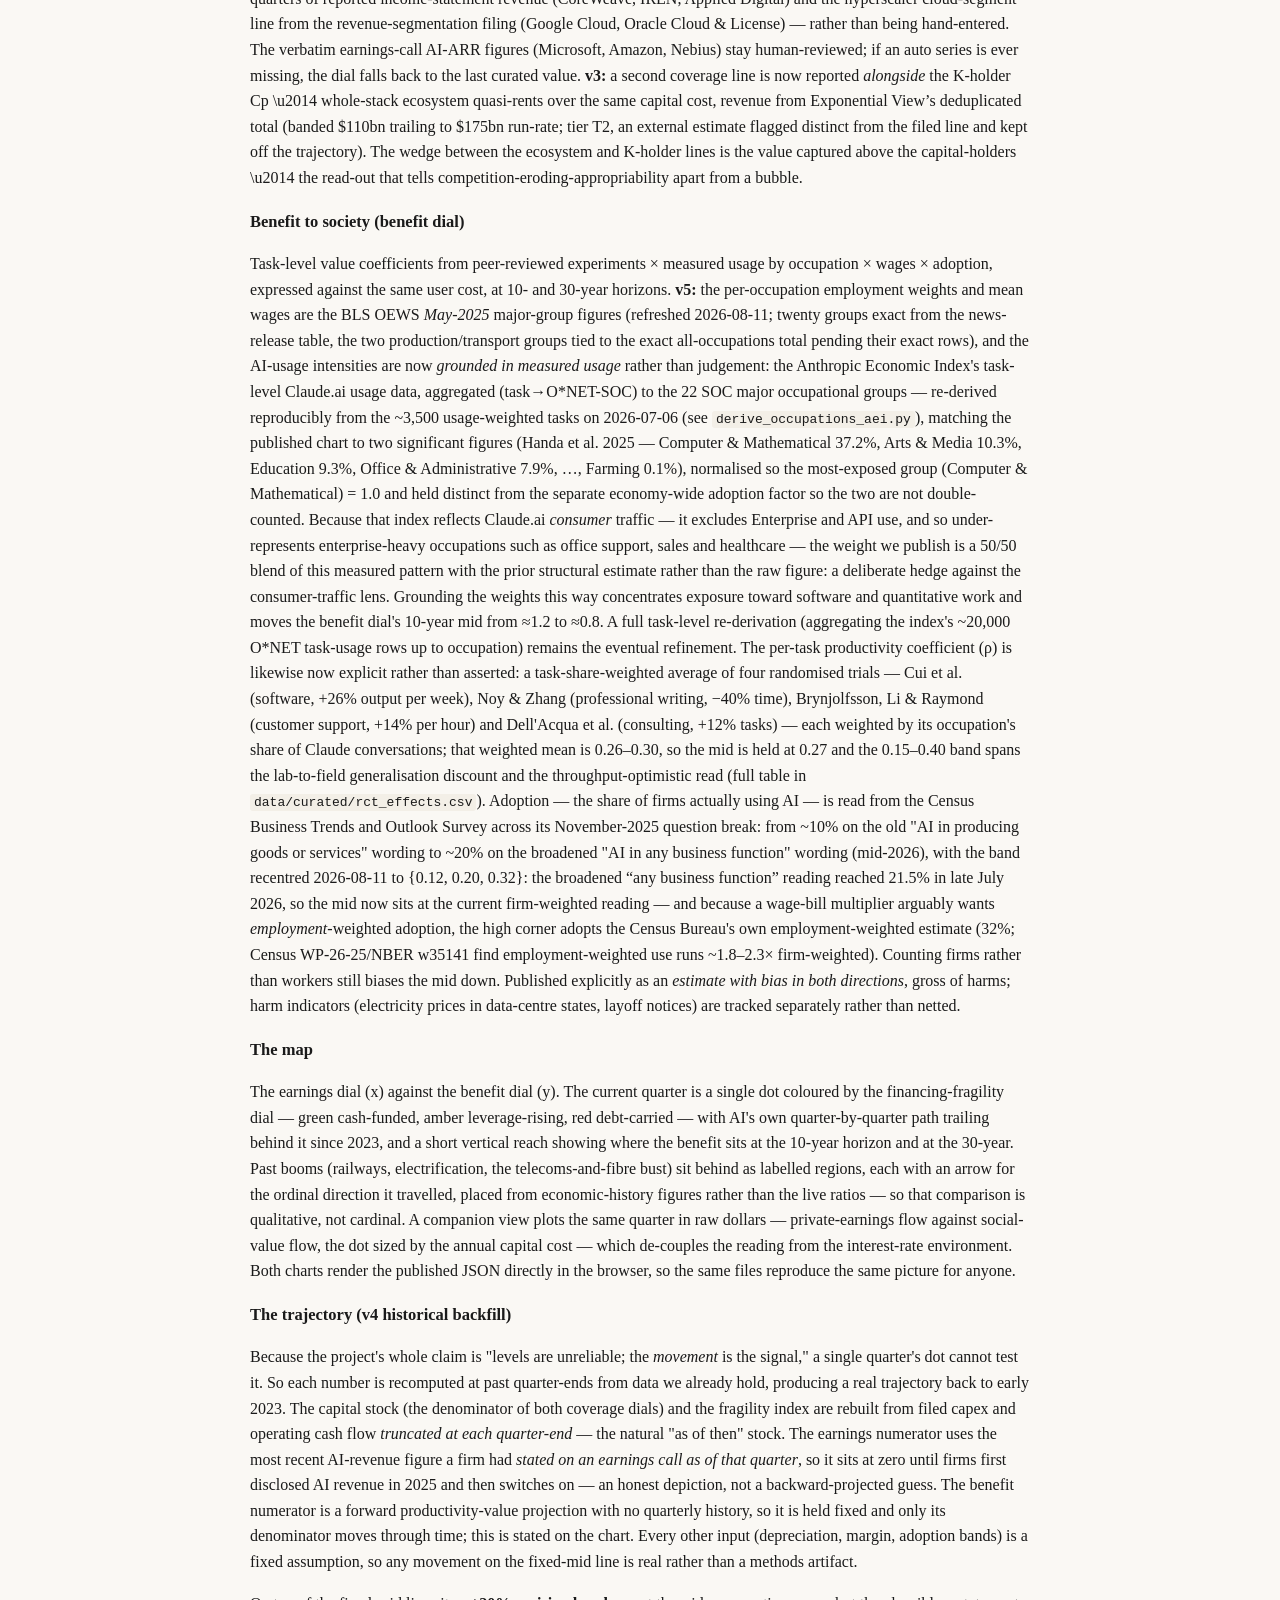
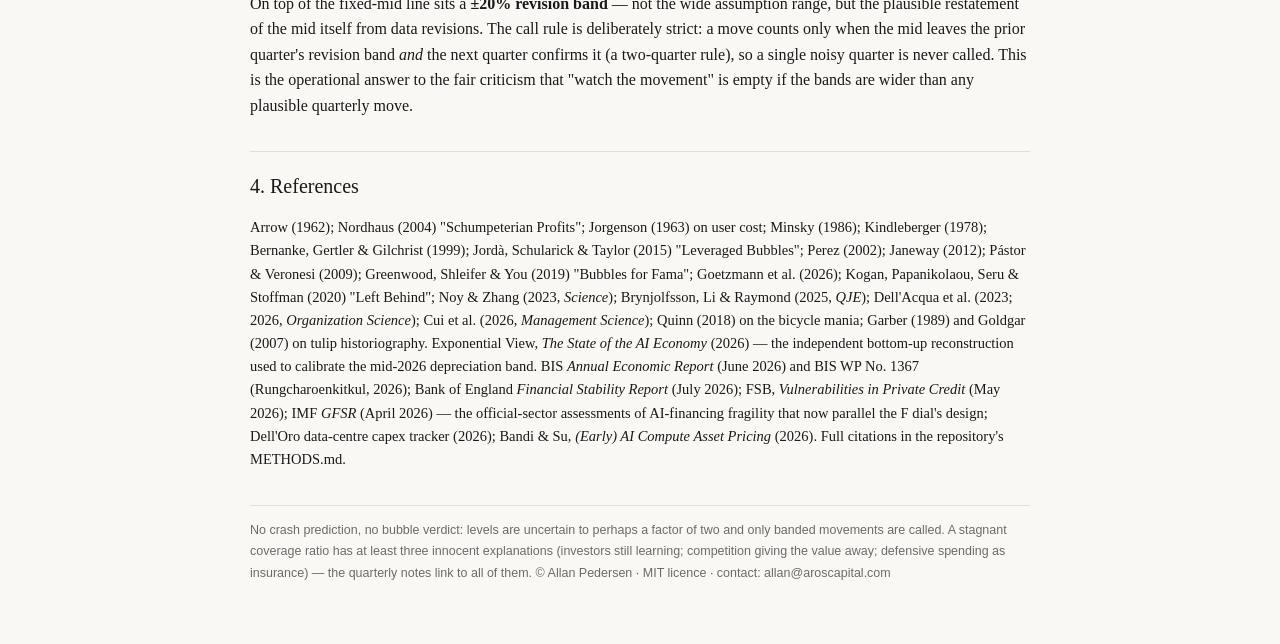
<file: docs/methodology.html>
<!DOCTYPE html>
<html lang="en">
<head>
<meta charset="utf-8"><meta name="viewport" content="width=device-width,initial-scale=1">
<title>Sources &amp; calculations — The Return on Thinking</title>
<style>
  body{margin:0;background:#faf8f4;color:#1a1a1a;font:16px/1.6 Georgia,'Times New Roman',serif}
  .wrap{max-width:780px;margin:0 auto;padding:28px 22px 60px}
  .crumb{font:13px/1.4 Helvetica,Arial,sans-serif;color:#6b6b6b}.crumb a{color:#6b6b6b}
  h1{font-size:30px;margin:10px 0 4px;font-weight:normal}
  .meta{font:13px/1.5 Helvetica,Arial,sans-serif;color:#6b6b6b;margin-bottom:16px}
  h2{font-size:20px;font-weight:normal;margin:32px 0 8px;border-top:1px solid #e2ded6;padding-top:18px}
  h3{font-size:16.5px;margin:18px 0 4px}
  table{border-collapse:collapse;width:100%;font:13.5px/1.5 Helvetica,Arial,sans-serif;margin:10px 0}
  th{text-align:left;color:#6b6b6b;font-weight:normal;border-bottom:1px solid #e2ded6;padding:4px 6px}
  td{padding:5px 6px;border-bottom:1px solid #f0ece4;vertical-align:top}
  code{font:13px Menlo,monospace;background:#f3efe7;padding:1px 4px;border-radius:3px}
  .note{background:#fff;border:1px solid #e2ded6;border-radius:4px;padding:12px 16px;font-size:14.5px}
  footer{font:12.5px/1.7 Helvetica,Arial,sans-serif;color:#6b6b6b;border-top:1px solid #e2ded6;margin-top:34px;padding-top:14px}
</style>
<script type="application/ld+json">
{
 "@context": "https://schema.org",
 "@type": "Dataset",
 "name": "The Return on Thinking - data on whether the AI boom pays for itself",
 "description": "Compiled weekly series on AI capital spending, financing fragility, and value coverage: capex and operating cash flow per firm (SEC XBRL), US data-centre construction (Census C30), GPU rental prices (vast.ai archive), Treasury and credit rates, equity risk premium, and a primary-sourced ledger of AI financing deals. Every row carries its public primary-source URL, retrieval timestamp and evidence tier.",
 "url": "https://returns.priceofthinking.com",
 "identifier": "https://doi.org/10.5281/zenodo.20671019",
 "sameAs": "https://github.com/allangiraf-hub/return-on-thinking",
 "license": "https://creativecommons.org/licenses/by/4.0/",
 "creator": {"@type": "Person", "name": "Allan Pedersen", "email": "allan@aroscapital.com", "url": "https://priceofthinking.com"},
 "keywords": ["artificial intelligence", "capital expenditure", "data centers", "investment boom", "financial fragility", "economic measurement"],
 "temporalCoverage": "2014-01/..",
 "spatialCoverage": "United States",
 "isAccessibleForFree": true,
 "distribution": [
  {"@type": "DataDownload", "encodingFormat": "text/csv", "contentUrl": "https://github.com/allangiraf-hub/return-on-thinking/tree/main/data/series"},
  {"@type": "DataDownload", "encodingFormat": "application/json", "contentUrl": "https://returns.priceofthinking.com/data/ticker.json"}
 ]
}
</script>
</head>
<body><div class="wrap">
<div class="crumb"><a href="https://priceofthinking.com/">The Price of Thinking</a> · <a href="index.html">The Return on Thinking</a> · Sources &amp; calculations</div>
<h1>How the numbers are made</h1>
<div class="meta">Methodology version 5 (active since 14 June 2026) · <a href="https://github.com/allangiraf-hub/return-on-thinking">code &amp; data on GitHub (MIT)</a> · <a href="system.html">how the system is built</a></div>

<p class="note"><strong>The rule behind everything on this site:</strong> every published number traces to a public primary source anyone can check. Where judgment is unavoidable, the judgment is written down in a versioned assumptions file, and changing it forces the entire history to be restated — so movement on the dashboard is never an artifact of changed methods. Specialist research (credited) calibrates assumptions; it never appears as data.</p>

<h2>1. The question and the three dials</h2>
<p>"Is the AI boom a bubble?" is unanswerable, so this dashboard decomposes it into three measurable questions: is the machinery paying for itself (the <strong>earnings dial</strong>); is the world getting value even where investors aren't (the <strong>benefit dial</strong>); and whose money burns if it goes wrong (the <strong>debt dial</strong>). The intellectual framework — including the adversarial reviews it survived — is documented in the project's research notes; the short version is in <a href="https://priceofthinking.com/chapters/the-boom/">chapter 9 of <em>The Price of Thinking</em></a>.</p>
<p>One framing caution, stated plainly: each dial is a <em>coverage level</em>, not a probability. The earnings dial does not output "the chance of a correction" — it measures how much of the capital cost the earnings currently cover, which is an <em>input</em> to that chance, not the chance itself. Turning a level into a probability needs an expectations benchmark this project does not claim to have. So the honest reading is "how well covered, and which way is it moving," never "how likely a crash."</p>

<h2>2. Data sources and why each was chosen</h2>
<table>
<tr><th>Source</th><th>What we take</th><th>Why this source</th><th>Tier</th></tr>
<tr><td>SEC EDGAR (XBRL company facts)</td><td>Capital spending, operating cash flow, debt issuance, per firm, quarterly (derived from year-to-date figures)</td><td>Audited filings; the only undisputed record of what is actually spent and earned. Free, no key, machine-readable.</td><td>T1</td></tr>
<tr><td>US Census, Construction Spending (C30)</td><td>Monthly data-centre construction put in place (private, SA)</td><td>The official measure of the durable, building-shaped part of the boom; published monthly since 2014 for this category.</td><td>T1</td></tr>
<tr><td>US Treasury daily yield curve</td><td>10-year yield</td><td>The primary source for the risk-free rate (chosen over FRED's mirror after FRED's keyless endpoint proved unreliable in production).</td><td>T1</td></tr>
<tr><td>FRED</td><td>Baa corporate spread (and 10y cross-check)</td><td>The standard public series for credit spreads; retained with a retry-and-canary design.</td><td>T1</td></tr>
<tr><td>vast.ai public marketplace</td><td>Weekly median rental price per GPU model</td><td>The only open, observable market price of AI compute — a direct market check on what the machinery is worth per hour. This archive cannot be backfilled, so we never delete it.</td><td>T1</td></tr>
<tr><td>Damodaran (NYU) implied ERP</td><td>Equity risk premium, annual history</td><td>The de-facto public standard for the equity premium; used in the required-return construction.</td><td>T2</td></tr>
<tr><td>FMP (Financial Modeling Prep)</td><td>Earnings-call transcripts; statements for foreign filers EDGAR misses (e.g. Nebius)</td><td>Licensed aggregator used as a conduit to filed information; full transcripts are never republished — only short, quoted sentences with provenance.</td><td>T2</td></tr>
<tr><td>Company newsrooms, press-wire services, SEC filings</td><td>The deal ledger: every financing deal, one row, one primary link</td><td>Deals reported only in the press do not enter the ledger until re-sourced to a primary document — our validator enforces this mechanically.</td><td>T1/T2</td></tr>
<tr><td>Census BTOS · BLS (wages, productivity) · EIA (electricity prices) · Anthropic Economic Index</td><td>Adoption, wages, energy prices, AI task-usage weights</td><td>The benefit dial's ingredients: official surveys where they exist, plus the only public task-level AI usage dataset — now active in the benefit construction (v5).</td><td>T1/T2</td></tr>
</table>
<p><strong>Tiers:</strong> T1 = filed or official statistics. T2 = company-stated or reputable aggregated data. T3 = press-reported (always flagged, never load-bearing alone).</p>

<h2>3. The calculations</h2>
<h3>Financing headroom (debt dial, F1)</h3>
<p><code>capex (trailing 4 quarters) ÷ operating cash flow (trailing 4 quarters)</code>, per firm. Above 1.0, building consumes more cash than the whole company generates. Quarterly values are derived by differencing year-to-date cash-flow figures within each fiscal year. Caveat stated wherever shown: hyperscaler cash flow comes mostly from non-AI businesses, so this measures cross-subsidy capacity, not AI self-financing.</p>
<h3>The deal ledger (debt dial, F3/F4)</h3>
<p>Each externally financed deal is one row: parties, instrument, amount, location bucket (<code>F3</code> = credit-like external finance to compute owners; <code>F4</code> = vendor or circular capital), primary source URL, and whether it was found contemporaneously or retrospectively — retrospective discovery has survivorship bias, and labelling it lets us measure that bias instead of hiding it.</p>
<p><strong>v3 (2026-07-06):</strong> the ledger is now <em>folded into F</em>, not merely counted. The off-balance-sheet SPV, ABS, lease and vendor financing engineered to stay out of the filed capex/OCF ratio enters the weakest-link maximum as a leverage intensity (scaled by AI capex), and the reciprocal-capital (circularity) bonus specified in the assumptions is now applied. Each ledger deal is tagged <em>reported</em> (funded at close, amount disclosed) or <em>estimated</em> (revolver or build-out draw), so the share of the leverage resting on estimates is itself visible. Both are as-of aware, so the historical trajectory shows leverage accumulating rather than today&rsquo;s ledger stamped on the past. The leverage term is now on a <em>drawn</em> basis (a per-deal drawn fraction in the ledger, defaulting by instrument type) rather than announced commitments \u2014 e.g. funded notes and ABS count in full, revolvers and the build-to-2028 SPV only partly; still coarse (drawn estimated, discovery bias), reported transparently, and it binds the headline only when it exceeds the filed edge; equity finance is excluded from the leverage term.</p>
<h3>User cost of the capital stock (earnings dial denominator)</h3>
<p><code>Σ over asset classes of (rᵢ + δᵢ) × Kᵢ</code> — what the stock must earn each year to justify itself: required return plus wear. K accumulates from filed capex, split across chips/servers, buildings, and power by the published allocation assumptions. <strong>v2 attribution:</strong> each firm's capex is multiplied by an AI-share band (hyperscaler 55–90% today, neocloud ~100%; the band has been recentred twice — see below) before accumulation, so K is <em>AI-attributed</em> rather than total capex — and, crucially, the earnings ratio compares a firm's AI revenue with the AI capital cost of <em>the same firms</em>, never a three-firm numerator against a nine-firm denominator. (This corrected a downward bias flagged in adversarial review: the earnings coverage moved from ~0.10 under the v1 mismatch to ~0.50 once numerator and denominator share a population.) <strong>v5:</strong> the hyperscaler AI-share was raised from a more conservative 25–60% band to 45–85%, matching mid-2026 evidence that data-centre/AI is now ~70–90% of hyperscaler capital spending (Dell'Oro data-centre-capex tracker, company guidance; Amazon's logistics base pulls the blend down) — a larger, better-grounded AI capital base that lowers <em>both</em> coverage ratios (earnings mid ≈0.45→0.29). The intended SemiAnalysis vintage calibration remains pending, so this stays a documented band. δ (wear) is carried as a <em>band</em>: chips at 18–40% a year, deliberately spanning the gap between company accounting schedules and the sceptics' arithmetic. <strong>2026-07-06:</strong> the chip mid was recentred 0.28&rarr;0.20 (~5-year life) toward the longer-life evidence that accumulated through mid-2026 — Exponential View&rsquo;s <em>State of the AI Economy</em> (25 Jun 2026) defends a six-year life and shows GPU rental yields persisting past six years; Meta extended server life to 5.5 years; Nvidia argues 4–6 — while the 0.40 high is retained for Burry&rsquo;s 2–3-year replacement thesis. The whole back-series was restated on the same run so the movement stays real (earnings mid ≈0.29&rarr;0.31). r combines the Treasury 10-year with Damodaran's equity premium (equity-funded share) and the Baa spread (debt-funded share), weighted by the observed financing mix. <strong>v5:</strong> this split is now <em>active</em> per firm — the debt-funded weight is trailing-4-quarter debt issued ÷ capex from filed cash-flow statements, so a firm that leans on debt carries a lower blended required return (its <em>extra risk</em> from that leverage is captured separately by the fragility dial, not double-counted here). At mid-2026 the equity return is ~8.75% and the debt return ~6.15%, blended by each firm's mix. <strong>2026-08-11 (v5.2):</strong> the hyperscaler AI-share band was recentred again, 45–85% → <em>55–90%</em>, on Dell'Oro's mid-2026 print that ~75% of hyperscaler capex is now AI infrastructure (2026 global data-centre capex &gt;$1tn) and Microsoft's own “roughly two-thirds of CapEx was short-lived assets”; on the same run the revenue numerator caught up with the calendar-Q2 disclosure wave — AWS's stated AI run-rate $15bn→“over $25 billion” (call 2026-07-30), Google Cloud moved from the year-old FY2025 segment figure to a self-refreshing trailing-4-quarter base ($77.6bn through Q2-2026), and Oracle's AI share was raised 10%→18% on FY2026 OCI evidence (OCI +77%, RPO $638bn described on the call as mostly large-scale AI contracts). Numerator and denominator both rose; the earnings mid moved ≈0.31→≈0.29 and the whole back-series was restated on the same run.</p>
<h3>Quasi-rents (earnings dial numerator)</h3>
<p>Revenues attributable to the capital, <em>net of operating costs only</em> — energy, labour, inference, sales. Depreciation is deliberately <em>not</em> netted here: it is already charged in the user-cost denominator, and netting it twice would double-count it (the margin band is therefore an EBITDA-type margin). A revenue figure is converted through that band (30–70%, the widest in the system, because inference margins are genuinely disputed). Revenue inputs are tier-labelled: filed segment data first, company statements from earnings calls second (each kept as a verbatim sentence with its transcript reference), press reports last and flagged. Two lines are computed: the compute owners' coverage and the wider ecosystem's. <strong>v5:</strong> the two mechanical revenue inputs now <em>self-refresh</em> from filings each harvest — neocloud revenue as the trailing four quarters of reported income-statement revenue (CoreWeave, IREN, Applied Digital) and the hyperscaler cloud-segment line from the revenue-segmentation filing (Google Cloud, Oracle Cloud &amp; License) — rather than being hand-entered. The verbatim earnings-call AI-ARR figures (Microsoft, Amazon, Nebius) stay human-reviewed; if an auto series is ever missing, the dial falls back to the last curated value. <strong>v3:</strong> a second coverage line is now reported <em>alongside</em> the K-holder Cp \u2014 whole-stack ecosystem quasi-rents over the same capital cost, revenue from Exponential View&rsquo;s deduplicated total (banded $110bn trailing to $175bn run-rate; tier T2, an external estimate flagged distinct from the filed line and kept off the trajectory). The wedge between the ecosystem and K-holder lines is the value captured above the capital-holders \u2014 the read-out that tells competition-eroding-appropriability apart from a bubble.</p>
<h3>Benefit to society (benefit dial)</h3>
<p>Task-level value coefficients from peer-reviewed experiments × measured usage by occupation × wages × adoption, expressed against the same user cost, at 10- and 30-year horizons. <strong>v5:</strong> the per-occupation employment weights and mean wages are the BLS OEWS <em>May-2025</em> major-group figures (refreshed 2026-08-11; twenty groups exact from the news-release table, the two production/transport groups tied to the exact all-occupations total pending their exact rows), and the AI-usage intensities are now <em>grounded in measured usage</em> rather than judgement: the Anthropic Economic Index's task-level Claude.ai usage data, aggregated (task&rarr;O*NET-SOC) to the 22 SOC major occupational groups &mdash; re-derived reproducibly from the ~3,500 usage-weighted tasks on 2026-07-06 (see <code>derive_occupations_aei.py</code>), matching the published chart to two significant figures (Handa et al. 2025 — Computer &amp; Mathematical 37.2%, Arts &amp; Media 10.3%, Education 9.3%, Office &amp; Administrative 7.9%, …, Farming 0.1%), normalised so the most-exposed group (Computer &amp; Mathematical) = 1.0 and held distinct from the separate economy-wide adoption factor so the two are not double-counted. Because that index reflects Claude.ai <em>consumer</em> traffic — it excludes Enterprise and API use, and so under-represents enterprise-heavy occupations such as office support, sales and healthcare — the weight we publish is a 50/50 blend of this measured pattern with the prior structural estimate rather than the raw figure: a deliberate hedge against the consumer-traffic lens. Grounding the weights this way concentrates exposure toward software and quantitative work and moves the benefit dial's 10-year mid from ≈1.2 to ≈0.8. A full task-level re-derivation (aggregating the index's ~20,000 O*NET task-usage rows up to occupation) remains the eventual refinement. The per-task productivity coefficient (ρ) is likewise now explicit rather than asserted: a task-share-weighted average of four randomised trials — Cui et al. (software, +26% output per week), Noy &amp; Zhang (professional writing, −40% time), Brynjolfsson, Li &amp; Raymond (customer support, +14% per hour) and Dell'Acqua et al. (consulting, +12% tasks) — each weighted by its occupation's share of Claude conversations; that weighted mean is 0.26–0.30, so the mid is held at 0.27 and the 0.15–0.40 band spans the lab-to-field generalisation discount and the throughput-optimistic read (full table in <code>data/curated/rct_effects.csv</code>). Adoption — the share of firms actually using AI — is read from the Census Business Trends and Outlook Survey across its November-2025 question break: from ~10% on the old "AI in producing goods or services" wording to ~20% on the broadened "AI in any business function" wording (mid-2026), with the band recentred 2026-08-11 to {0.12, 0.20, 0.32}: the broadened “any business function” reading reached 21.5% in late July 2026, so the mid now sits at the current firm-weighted reading — and because a wage-bill multiplier arguably wants <em>employment</em>-weighted adoption, the high corner adopts the Census Bureau's own employment-weighted estimate (32%; Census WP-26-25/NBER w35141 find employment-weighted use runs ~1.8–2.3× firm-weighted). Counting firms rather than workers still biases the mid down. Published explicitly as an <em>estimate with bias in both directions</em>, gross of harms; harm indicators (electricity prices in data-centre states, layoff notices) are tracked separately rather than netted.</p>
<h3>The map</h3>
<p>The earnings dial (x) against the benefit dial (y). The current quarter is a single dot coloured by the financing-fragility dial — green cash-funded, amber leverage-rising, red debt-carried — with AI's own quarter-by-quarter path trailing behind it since 2023, and a short vertical reach showing where the benefit sits at the 10-year horizon and at the 30-year. Past booms (railways, electrification, the telecoms-and-fibre bust) sit behind as labelled regions, each with an arrow for the ordinal direction it travelled, placed from economic-history figures rather than the live ratios — so that comparison is qualitative, not cardinal. A companion view plots the same quarter in raw dollars — private-earnings flow against social-value flow, the dot sized by the annual capital cost — which de-couples the reading from the interest-rate environment. Both charts render the published JSON directly in the browser, so the same files reproduce the same picture for anyone.</p>
<h3>The trajectory (v4 historical backfill)</h3>
<p>Because the project's whole claim is "levels are unreliable; the <em>movement</em> is the signal," a single quarter's dot cannot test it. So each number is recomputed at past quarter-ends from data we already hold, producing a real trajectory back to early 2023. The capital stock (the denominator of both coverage dials) and the fragility index are rebuilt from filed capex and operating cash flow <em>truncated at each quarter-end</em> — the natural "as of then" stock. The earnings numerator uses the most recent AI-revenue figure a firm had <em>stated on an earnings call as of that quarter</em>, so it sits at zero until firms first disclosed AI revenue in 2025 and then switches on — an honest depiction, not a backward-projected guess. The benefit numerator is a forward productivity-value projection with no quarterly history, so it is held fixed and only its denominator moves through time; this is stated on the chart. Every other input (depreciation, margin, adoption bands) is a fixed assumption, so any movement on the fixed-mid line is real rather than a methods artifact.</p>
<p>On top of the fixed-mid line sits a <strong>±20% revision band</strong> — not the wide assumption range, but the plausible restatement of the mid itself from data revisions. The call rule is deliberately strict: a move counts only when the mid leaves the prior quarter's revision band <em>and</em> the next quarter confirms it (a two-quarter rule), so a single noisy quarter is never called. This is the operational answer to the fair criticism that "watch the movement" is empty if the bands are wider than any plausible quarterly move.</p>

<h2>4. References</h2>
<p style="font-size:14.5px">Arrow (1962); Nordhaus (2004) "Schumpeterian Profits"; Jorgenson (1963) on user cost; Minsky (1986); Kindleberger (1978); Bernanke, Gertler &amp; Gilchrist (1999); Jordà, Schularick &amp; Taylor (2015) "Leveraged Bubbles"; Perez (2002); Janeway (2012); Pástor &amp; Veronesi (2009); Greenwood, Shleifer &amp; You (2019) "Bubbles for Fama"; Goetzmann et al. (2026); Kogan, Papanikolaou, Seru &amp; Stoffman (2020) "Left Behind"; Noy &amp; Zhang (2023, <em>Science</em>); Brynjolfsson, Li &amp; Raymond (2025, <em>QJE</em>); Dell'Acqua et al. (2023; 2026, <em>Organization Science</em>); Cui et al. (2026, <em>Management Science</em>); Quinn (2018) on the bicycle mania; Garber (1989) and Goldgar (2007) on tulip historiography. Exponential View, <em>The State of the AI Economy</em> (2026) — the independent bottom-up reconstruction used to calibrate the mid-2026 depreciation band. BIS <em>Annual Economic Report</em> (June 2026) and BIS WP No. 1367 (Rungcharoenkitkul, 2026); Bank of England <em>Financial Stability Report</em> (July 2026); FSB, <em>Vulnerabilities in Private Credit</em> (May 2026); IMF <em>GFSR</em> (April 2026) — the official-sector assessments of AI-financing fragility that now parallel the F dial's design; Dell'Oro data-centre capex tracker (2026); Bandi &amp; Su, <em>(Early) AI Compute Asset Pricing</em> (2026). Full citations in the repository's METHODS.md.</p>

<footer>No crash prediction, no bubble verdict: levels are uncertain to perhaps a factor of two and only banded movements are called. A stagnant coverage ratio has at least three innocent explanations (investors still learning; competition giving the value away; defensive spending as insurance) — the quarterly notes link to all of them. © Allan Pedersen · MIT licence · contact: allan@aroscapital.com</footer>
</div></body></html>
</file>
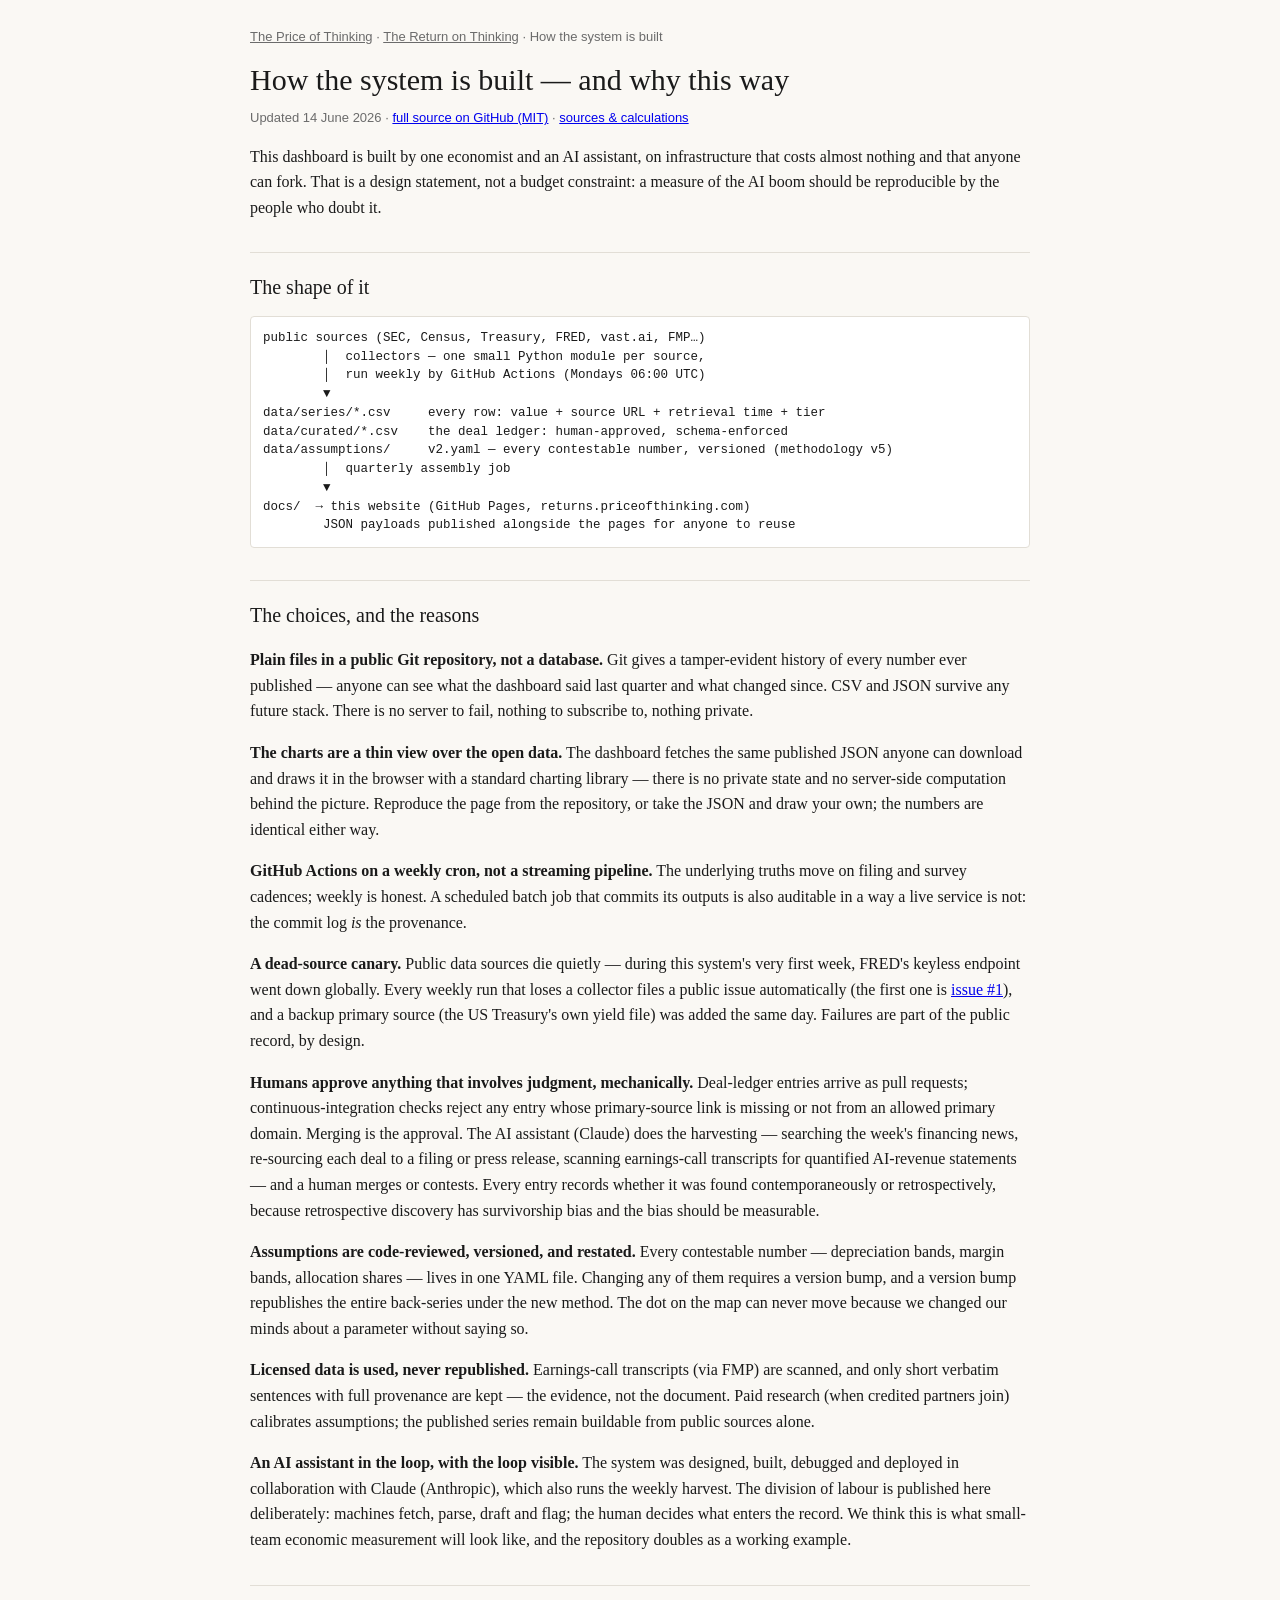
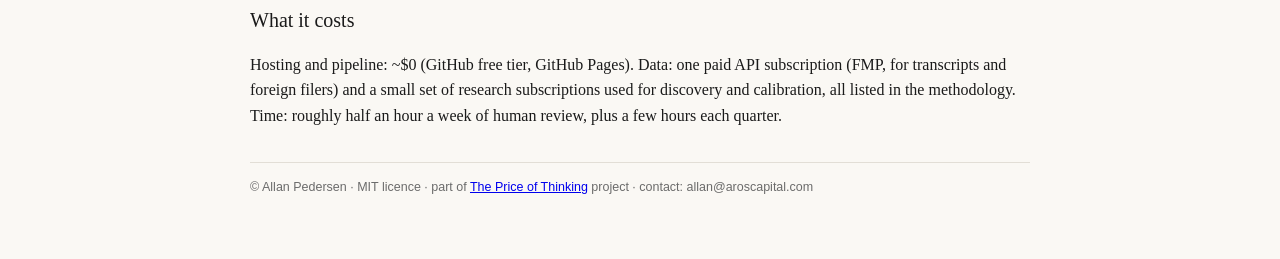
<file: docs/system.html>
<!DOCTYPE html>
<html lang="en">
<head>
<meta charset="utf-8"><meta name="viewport" content="width=device-width,initial-scale=1">
<title>How the system is built — The Return on Thinking</title>
<style>
  body{margin:0;background:#faf8f4;color:#1a1a1a;font:16px/1.6 Georgia,'Times New Roman',serif}
  .wrap{max-width:780px;margin:0 auto;padding:28px 22px 60px}
  .crumb{font:13px/1.4 Helvetica,Arial,sans-serif;color:#6b6b6b}.crumb a{color:#6b6b6b}
  h1{font-size:30px;margin:10px 0 4px;font-weight:normal}
  .meta{font:13px/1.5 Helvetica,Arial,sans-serif;color:#6b6b6b;margin-bottom:16px}
  h2{font-size:20px;font-weight:normal;margin:32px 0 8px;border-top:1px solid #e2ded6;padding-top:18px}
  pre{background:#fff;border:1px solid #e2ded6;border-radius:4px;padding:12px;font:12.5px/1.5 Menlo,monospace;overflow-x:auto}
  code{font:13px Menlo,monospace;background:#f3efe7;padding:1px 4px;border-radius:3px}
  footer{font:12.5px/1.7 Helvetica,Arial,sans-serif;color:#6b6b6b;border-top:1px solid #e2ded6;margin-top:34px;padding-top:14px}
</style>
</head>
<body><div class="wrap">
<div class="crumb"><a href="https://priceofthinking.com/">The Price of Thinking</a> · <a href="index.html">The Return on Thinking</a> · How the system is built</div>
<h1>How the system is built — and why this way</h1>
<div class="meta">Updated 14 June 2026 · <a href="https://github.com/allangiraf-hub/return-on-thinking">full source on GitHub (MIT)</a> · <a href="methodology.html">sources &amp; calculations</a></div>

<p>This dashboard is built by one economist and an AI assistant, on infrastructure that costs almost nothing and that anyone can fork. That is a design statement, not a budget constraint: a measure of the AI boom should be reproducible by the people who doubt it.</p>

<h2>The shape of it</h2>
<pre>
public sources (SEC, Census, Treasury, FRED, vast.ai, FMP…)
        │  collectors — one small Python module per source,
        │  run weekly by GitHub Actions (Mondays 06:00 UTC)
        ▼
data/series/*.csv     every row: value + source URL + retrieval time + tier
data/curated/*.csv    the deal ledger: human-approved, schema-enforced
data/assumptions/     v2.yaml — every contestable number, versioned (methodology v5)
        │  quarterly assembly job
        ▼
docs/  → this website (GitHub Pages, returns.priceofthinking.com)
        JSON payloads published alongside the pages for anyone to reuse
</pre>

<h2>The choices, and the reasons</h2>
<p><strong>Plain files in a public Git repository, not a database.</strong> Git gives a tamper-evident history of every number ever published — anyone can see what the dashboard said last quarter and what changed since. CSV and JSON survive any future stack. There is no server to fail, nothing to subscribe to, nothing private.</p>
<p><strong>The charts are a thin view over the open data.</strong> The dashboard fetches the same published JSON anyone can download and draws it in the browser with a standard charting library — there is no private state and no server-side computation behind the picture. Reproduce the page from the repository, or take the JSON and draw your own; the numbers are identical either way.</p>
<p><strong>GitHub Actions on a weekly cron, not a streaming pipeline.</strong> The underlying truths move on filing and survey cadences; weekly is honest. A scheduled batch job that commits its outputs is also auditable in a way a live service is not: the commit log <em>is</em> the provenance.</p>
<p><strong>A dead-source canary.</strong> Public data sources die quietly — during this system's very first week, FRED's keyless endpoint went down globally. Every weekly run that loses a collector files a public issue automatically (the first one is <a href="https://github.com/allangiraf-hub/return-on-thinking/issues/1">issue #1</a>), and a backup primary source (the US Treasury's own yield file) was added the same day. Failures are part of the public record, by design.</p>
<p><strong>Humans approve anything that involves judgment, mechanically.</strong> Deal-ledger entries arrive as pull requests; continuous-integration checks reject any entry whose primary-source link is missing or not from an allowed primary domain. Merging is the approval. The AI assistant (Claude) does the harvesting — searching the week's financing news, re-sourcing each deal to a filing or press release, scanning earnings-call transcripts for quantified AI-revenue statements — and a human merges or contests. Every entry records whether it was found contemporaneously or retrospectively, because retrospective discovery has survivorship bias and the bias should be measurable.</p>
<p><strong>Assumptions are code-reviewed, versioned, and restated.</strong> Every contestable number — depreciation bands, margin bands, allocation shares — lives in one YAML file. Changing any of them requires a version bump, and a version bump republishes the entire back-series under the new method. The dot on the map can never move because we changed our minds about a parameter without saying so.</p>
<p><strong>Licensed data is used, never republished.</strong> Earnings-call transcripts (via FMP) are scanned, and only short verbatim sentences with full provenance are kept — the evidence, not the document. Paid research (when credited partners join) calibrates assumptions; the published series remain buildable from public sources alone.</p>
<p><strong>An AI assistant in the loop, with the loop visible.</strong> The system was designed, built, debugged and deployed in collaboration with Claude (Anthropic), which also runs the weekly harvest. The division of labour is published here deliberately: machines fetch, parse, draft and flag; the human decides what enters the record. We think this is what small-team economic measurement will look like, and the repository doubles as a working example.</p>

<h2>What it costs</h2>
<p>Hosting and pipeline: ~$0 (GitHub free tier, GitHub Pages). Data: one paid API subscription (FMP, for transcripts and foreign filers) and a small set of research subscriptions used for discovery and calibration, all listed in the methodology. Time: roughly half an hour a week of human review, plus a few hours each quarter.</p>

<footer>© Allan Pedersen · MIT licence · part of <a href="https://priceofthinking.com/">The Price of Thinking</a> project · contact: allan@aroscapital.com</footer>
</div></body></html>
</file>
<file: docs/style.css>
@import url('https://fonts.googleapis.com/css2?family=DM+Sans:wght@400;500;600&family=EB+Garamond:ital,wght@0,400;0,500;1,400&display=swap');
:root{
  --paper:#F5EFE0;--panel:#FDFAF4;--cool:#E8EDF2;
  --ink:#0D1F2D;--ink-soft:#2E5470;--muted:#6f7d86;--faint:#94a0a8;
  --rule:#ddd3bf;--rule-soft:rgba(13,31,45,.10);
  --accent:#B6452F;--accent-deep:#8B2020;--gold:#B5A882;
  --blue:#2E5470;--green:#1D9E75;--amber:#BA7517;--red:#E24B4A;
  --font-display:'Ogg','EB Garamond',Georgia,serif;
  --font-headline:'Tiempos Headline','Charter','Georgia',serif;
  --font-body:'Tiempos Text','Charter','Iowan Old Style',Georgia,serif;
  --font-sans:'DM Sans','Inter',system-ui,-apple-system,'Segoe UI',sans-serif;
}
*{box-sizing:border-box}
body{margin:0;background:var(--paper);color:var(--ink);font:18px/1.62 var(--font-body);-webkit-font-smoothing:antialiased;text-rendering:optimizeLegibility}
.wrap{max-width:880px;margin:0 auto;padding:34px 22px 72px}
.crumb{font:12.5px/1.5 var(--font-sans);color:var(--muted)}
.crumb a{color:var(--ink-soft);text-decoration:none;border-bottom:1px solid var(--gold)}
.crumb a:hover{color:var(--accent)}
h1{font-family:var(--font-display);font-weight:500;font-size:clamp(2rem,4.4vw,2.9rem);line-height:1.05;letter-spacing:.01em;margin:16px 0 6px;color:var(--ink)}
h2{font-family:var(--font-headline);font-weight:600;font-size:1.4rem;line-height:1.15;margin:36px 0 8px;border-top:2px solid var(--ink-soft);padding-top:18px;color:var(--ink)}
h3{font-family:var(--font-headline);font-weight:600;font-size:1.06rem;margin:18px 0 4px;color:var(--ink)}
.meta{font:13px/1.55 var(--font-sans);color:var(--muted)}
.meta a{color:var(--ink-soft);text-decoration:none;border-bottom:1px solid var(--gold)}
.meta a:hover{color:var(--accent)}
.sub{font-family:var(--font-headline);color:var(--ink-soft);font-size:1.2rem;font-style:italic;line-height:1.42;margin:10px 0 22px;max-width:40rem}
.panel{background:var(--panel);border:1px solid var(--rule);border-radius:4px;padding:20px;margin-bottom:18px;box-shadow:0 1px 2px rgba(13,31,45,.05)}
.legend{font:12.5px/1.65 var(--font-sans);color:var(--muted)}
.nav{display:flex;gap:10px;flex-wrap:wrap;margin:12px 0 4px;font:13px/1.4 var(--font-sans)}
.nav a{color:var(--ink-soft);text-decoration:none;border:1px solid var(--rule);border-radius:999px;padding:6px 15px;font-weight:500;transition:background .15s,border-color .15s,color .15s}
.nav a:hover{background:var(--cool);border-color:var(--gold);color:var(--accent)}
a{color:var(--accent)}a:hover{color:var(--accent-deep)}
table{border-collapse:collapse;width:100%;font:13.5px/1.55 var(--font-sans)}
th{text-align:left;color:var(--muted);font-weight:600;letter-spacing:.06em;text-transform:uppercase;font-size:11.5px;border-bottom:1px solid var(--rule);padding:7px 8px}
td{padding:7px 8px;border-bottom:1px solid var(--rule-soft);color:var(--ink)}
.src{font:11.5px/1.55 var(--font-sans);color:var(--faint)}.src a{color:var(--faint)}
svg text{font-family:var(--font-sans)}
footer{font:12.5px/1.7 var(--font-sans);color:var(--muted);border-top:1px solid var(--rule);margin-top:42px;padding-top:16px}
.gaugewrap{display:grid;grid-template-columns:repeat(3,1fr);gap:14px}
@media(max-width:640px){.gaugewrap{grid-template-columns:1fr}}
</file>
